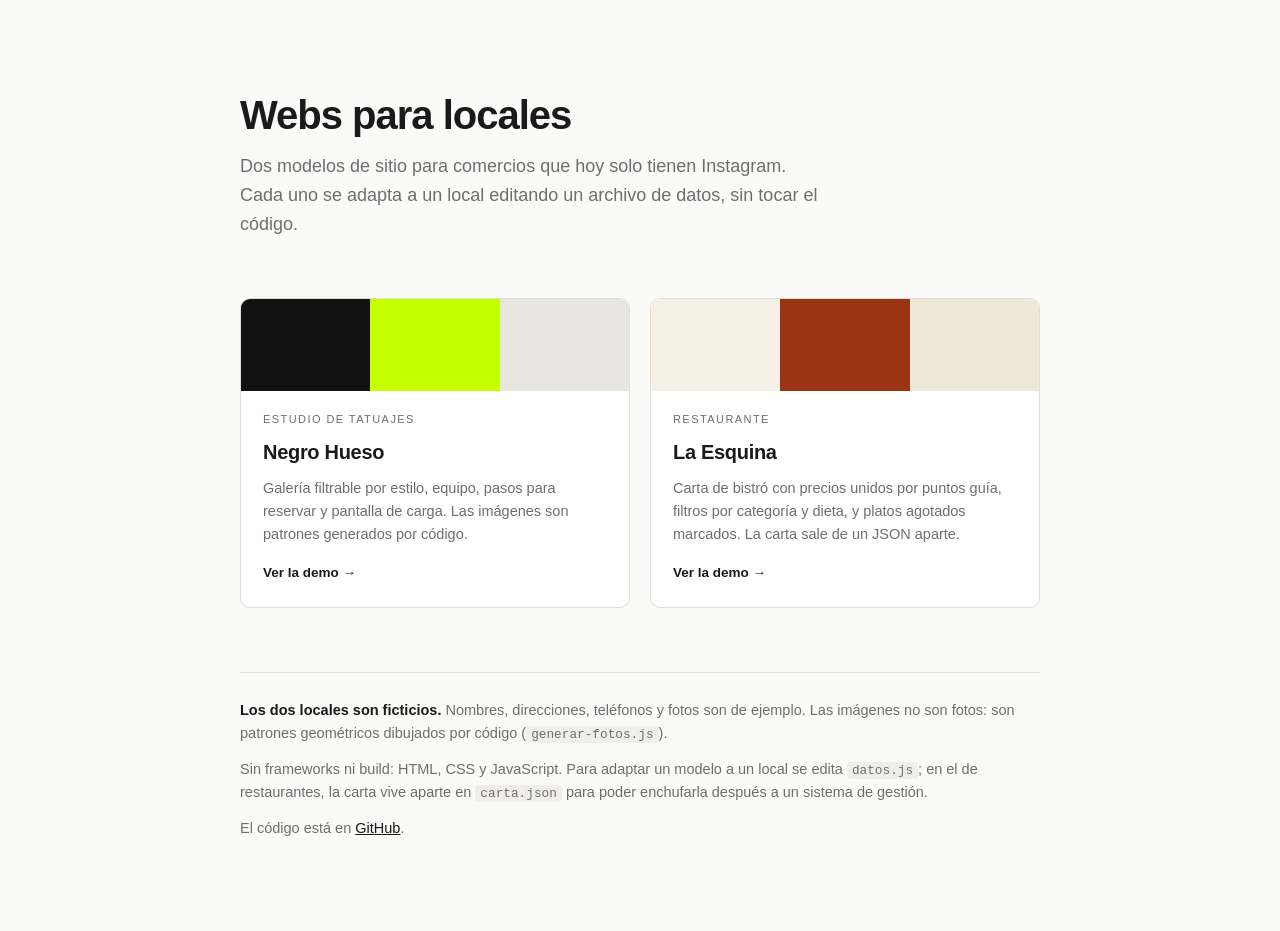
<file: index.html>
<!doctype html>
<html lang="es">
<head>
<meta charset="utf-8">
<meta name="viewport" content="width=device-width, initial-scale=1">
<title>Webs para locales — demos</title>
<meta name="description" content="Dos modelos de sitio web para comercios: estudio de tatuajes y restaurante. Demos navegables.">
<style>
  :root {
    --tinta: #1a1a1a;
    --papel: #fafaf8;
    --gris:  #6e6e6e;
    --linea: #e0ded8;
  }

  * { box-sizing: border-box; margin: 0; padding: 0; }

  body {
    font-family: "Segoe UI", Roboto, Helvetica, Arial, sans-serif;
    background: var(--papel);
    color: var(--tinta);
    line-height: 1.6;
    -webkit-font-smoothing: antialiased;
  }

  .envoltorio {
    max-width: 880px;
    margin: 0 auto;
    padding: clamp(44px, 9vw, 92px) clamp(20px, 5vw, 40px);
  }

  header { margin-bottom: clamp(38px, 6vw, 60px); }

  h1 {
    font-size: clamp(28px, 5vw, 40px);
    font-weight: 600;
    letter-spacing: -.025em;
    line-height: 1.15;
    margin-bottom: 14px;
  }

  .bajada {
    font-size: clamp(16px, 2.2vw, 18px);
    color: var(--gris);
    max-width: 58ch;
  }

  .demos {
    display: grid;
    grid-template-columns: repeat(auto-fit, minmax(290px, 1fr));
    gap: 20px;
    margin-bottom: clamp(40px, 6vw, 64px);
  }

  .demo {
    display: block;
    color: inherit;              /* si no, los titulos salen azules */
    text-decoration: none;
    border: 1px solid var(--linea);
    border-radius: 10px;
    overflow: hidden;
    background: #fff;
    transition: transform .18s ease, box-shadow .18s ease;
  }
  .demo:hover {
    transform: translateY(-3px);
    box-shadow: 0 10px 28px rgba(0,0,0,.09);
  }

  /* la muestra de color de cada demo, para que se vean distintas
     de un vistazo sin tener que entrar */
  .demo-tira { height: 92px; display: flex; }
  .demo-tira span { flex: 1; }

  .demo-cuerpo { padding: 20px 22px 24px; }

  .demo-et {
    font-size: 11px;
    letter-spacing: .13em;
    text-transform: uppercase;
    color: var(--gris);
    margin-bottom: 7px;
  }

  .demo-titulo {
    font-size: 20px;
    font-weight: 600;
    letter-spacing: -.015em;
    margin-bottom: 9px;
  }

  .demo-desc { font-size: 14.5px; color: var(--gris); margin-bottom: 15px; }

  .demo-ver {
    font-size: 13.5px;
    font-weight: 600;
    color: var(--tinta);
  }

  .nota {
    border-top: 1px solid var(--linea);
    padding-top: 26px;
    font-size: 14.5px;
    color: var(--gris);
  }
  .nota p + p { margin-top: 12px; }
  .nota strong { color: var(--tinta); font-weight: 600; }
  .nota a { color: var(--tinta); }

  code {
    font-family: ui-monospace, "SF Mono", Menlo, Consolas, monospace;
    font-size: .88em;
    background: #efeee9;
    padding: 1px 5px;
    border-radius: 4px;
  }

  @media (prefers-color-scheme: dark) {
    :root:not([data-theme="light"]) {
      --tinta: #ececec;
      --papel: #141414;
      --gris:  #9a9a9a;
      --linea: #2e2e2e;
    }
    :root:not([data-theme="light"]) .demo { background: #1c1c1c; }
    :root:not([data-theme="light"]) code { background: #262626; }
  }
  :root[data-theme="dark"] {
    --tinta: #ececec;
    --papel: #141414;
    --gris:  #9a9a9a;
    --linea: #2e2e2e;
  }
  :root[data-theme="dark"] .demo { background: #1c1c1c; }
  :root[data-theme="dark"] code { background: #262626; }
</style>
</head>
<body>

<div class="envoltorio">

  <header>
    <h1>Webs para locales</h1>
    <p class="bajada">
      Dos modelos de sitio para comercios que hoy solo tienen Instagram.
      Cada uno se adapta a un local editando un archivo de datos, sin tocar
      el código.
    </p>
  </header>

  <div class="demos">

    <a class="demo" href="demos/estudio-demo/">
      <div class="demo-tira">
        <span style="background:#111"></span>
        <span style="background:#C6FF00"></span>
        <span style="background:#e8e6e1"></span>
      </div>
      <div class="demo-cuerpo">
        <p class="demo-et">Estudio de tatuajes</p>
        <p class="demo-titulo">Negro Hueso</p>
        <p class="demo-desc">
          Galería filtrable por estilo, equipo, pasos para reservar y
          pantalla de carga. Las imágenes son patrones generados por código.
        </p>
        <p class="demo-ver">Ver la demo →</p>
      </div>
    </a>

    <a class="demo" href="demos/resto-demo/">
      <div class="demo-tira">
        <span style="background:#f5f0e6"></span>
        <span style="background:#9A3412"></span>
        <span style="background:#efe8da"></span>
      </div>
      <div class="demo-cuerpo">
        <p class="demo-et">Restaurante</p>
        <p class="demo-titulo">La Esquina</p>
        <p class="demo-desc">
          Carta de bistró con precios unidos por puntos guía, filtros por
          categoría y dieta, y platos agotados marcados. La carta sale de
          un JSON aparte.
        </p>
        <p class="demo-ver">Ver la demo →</p>
      </div>
    </a>

  </div>

  <div class="nota">
    <p>
      <strong>Los dos locales son ficticios.</strong> Nombres, direcciones,
      teléfonos y fotos son de ejemplo. Las imágenes no son fotos: son
      patrones geométricos dibujados por código
      (<code>generar-fotos.js</code>).
    </p>
    <p>
      Sin frameworks ni build: HTML, CSS y JavaScript. Para adaptar un
      modelo a un local se edita <code>datos.js</code>; en el de
      restaurantes, la carta vive aparte en <code>carta.json</code> para
      poder enchufarla después a un sistema de gestión.
    </p>
    <p>
      El código está en
      <a href="https://github.com/Daniel1603G/portfolio-webs">GitHub</a>.
    </p>
  </div>

</div>

</body>
</html>
</file>
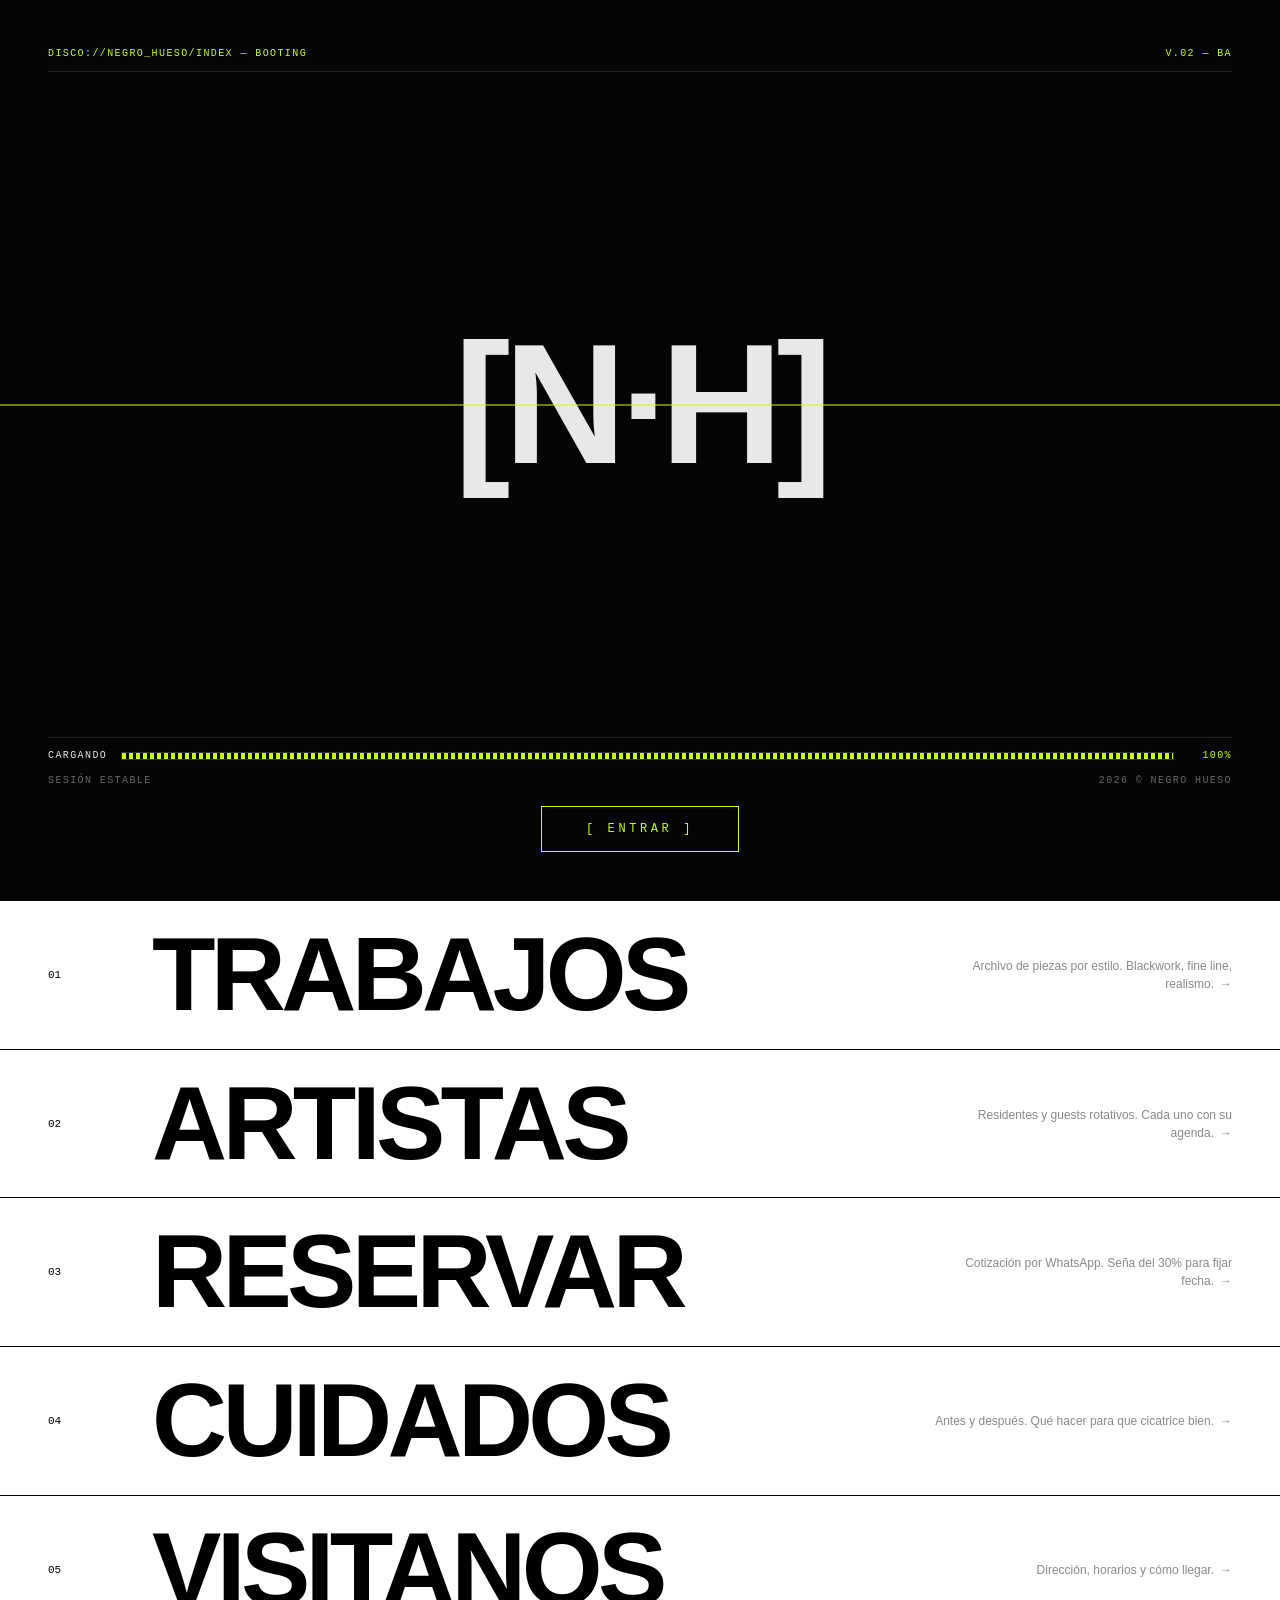
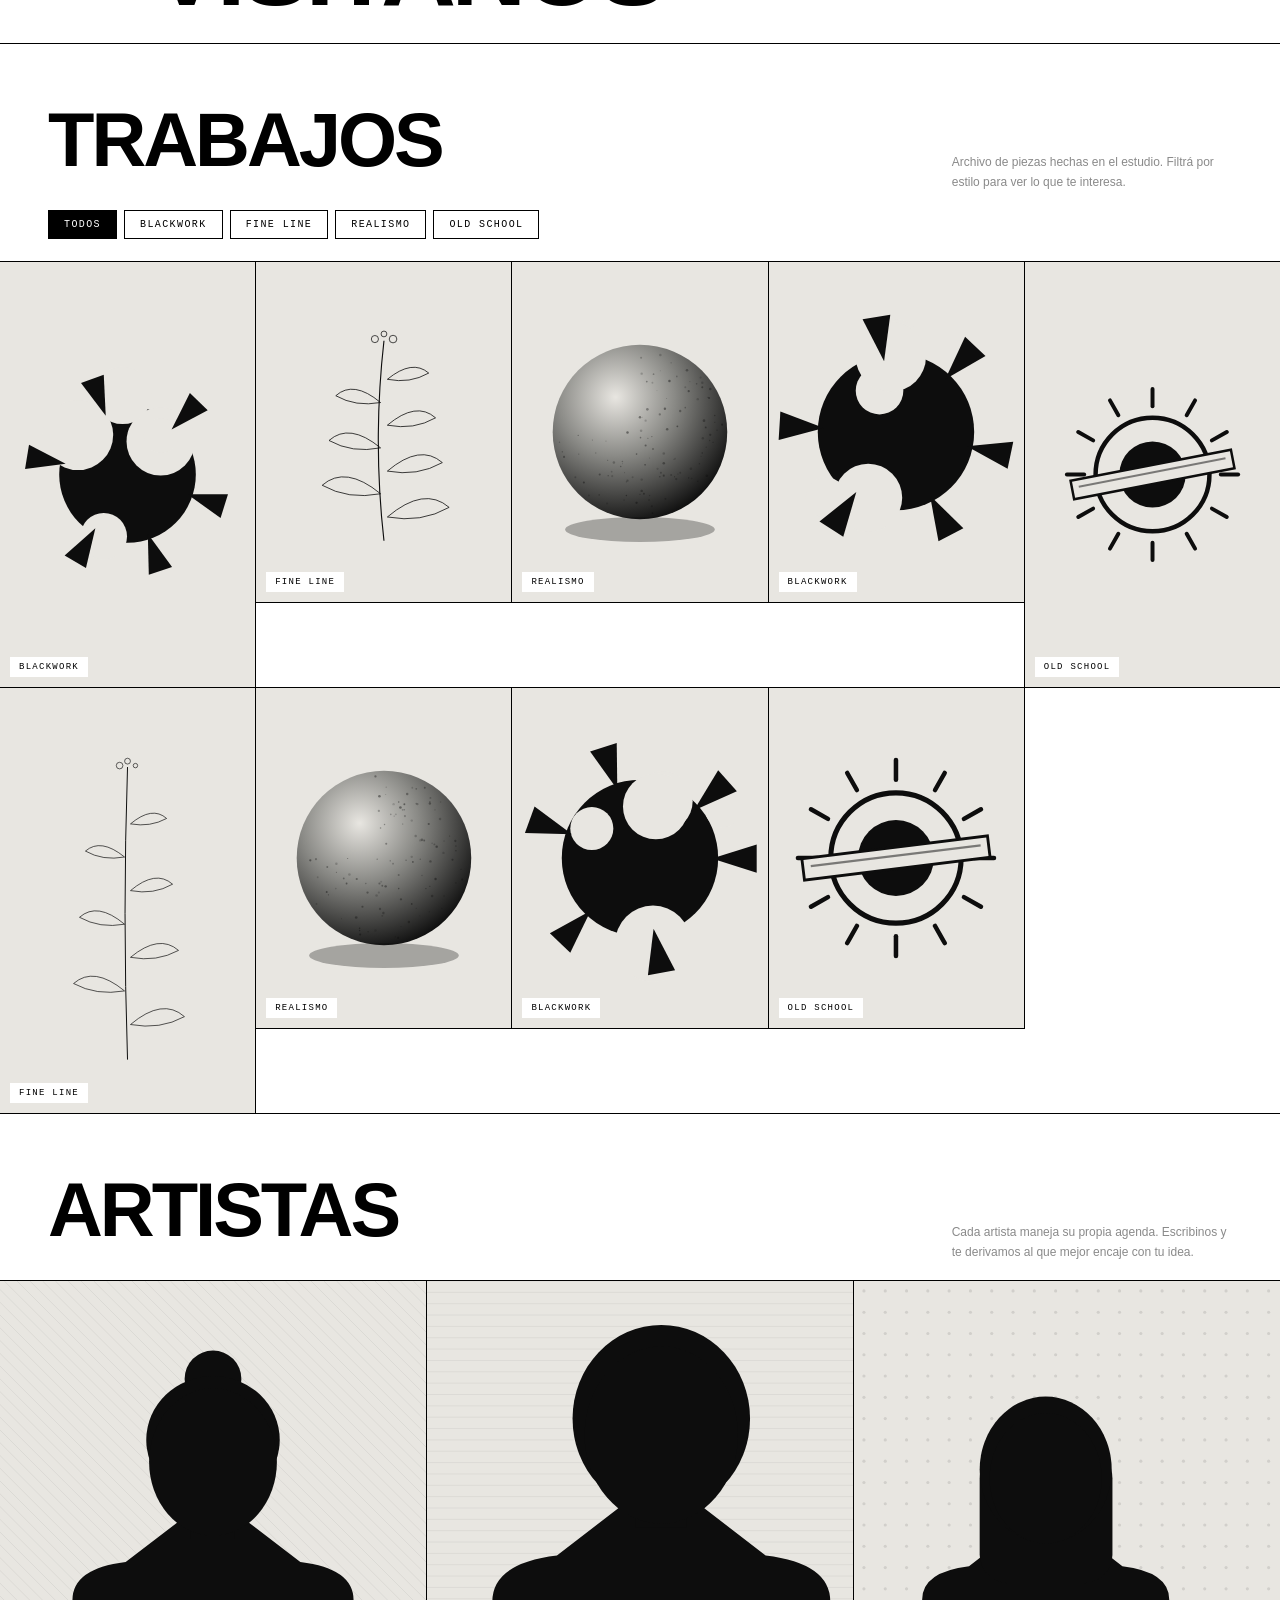
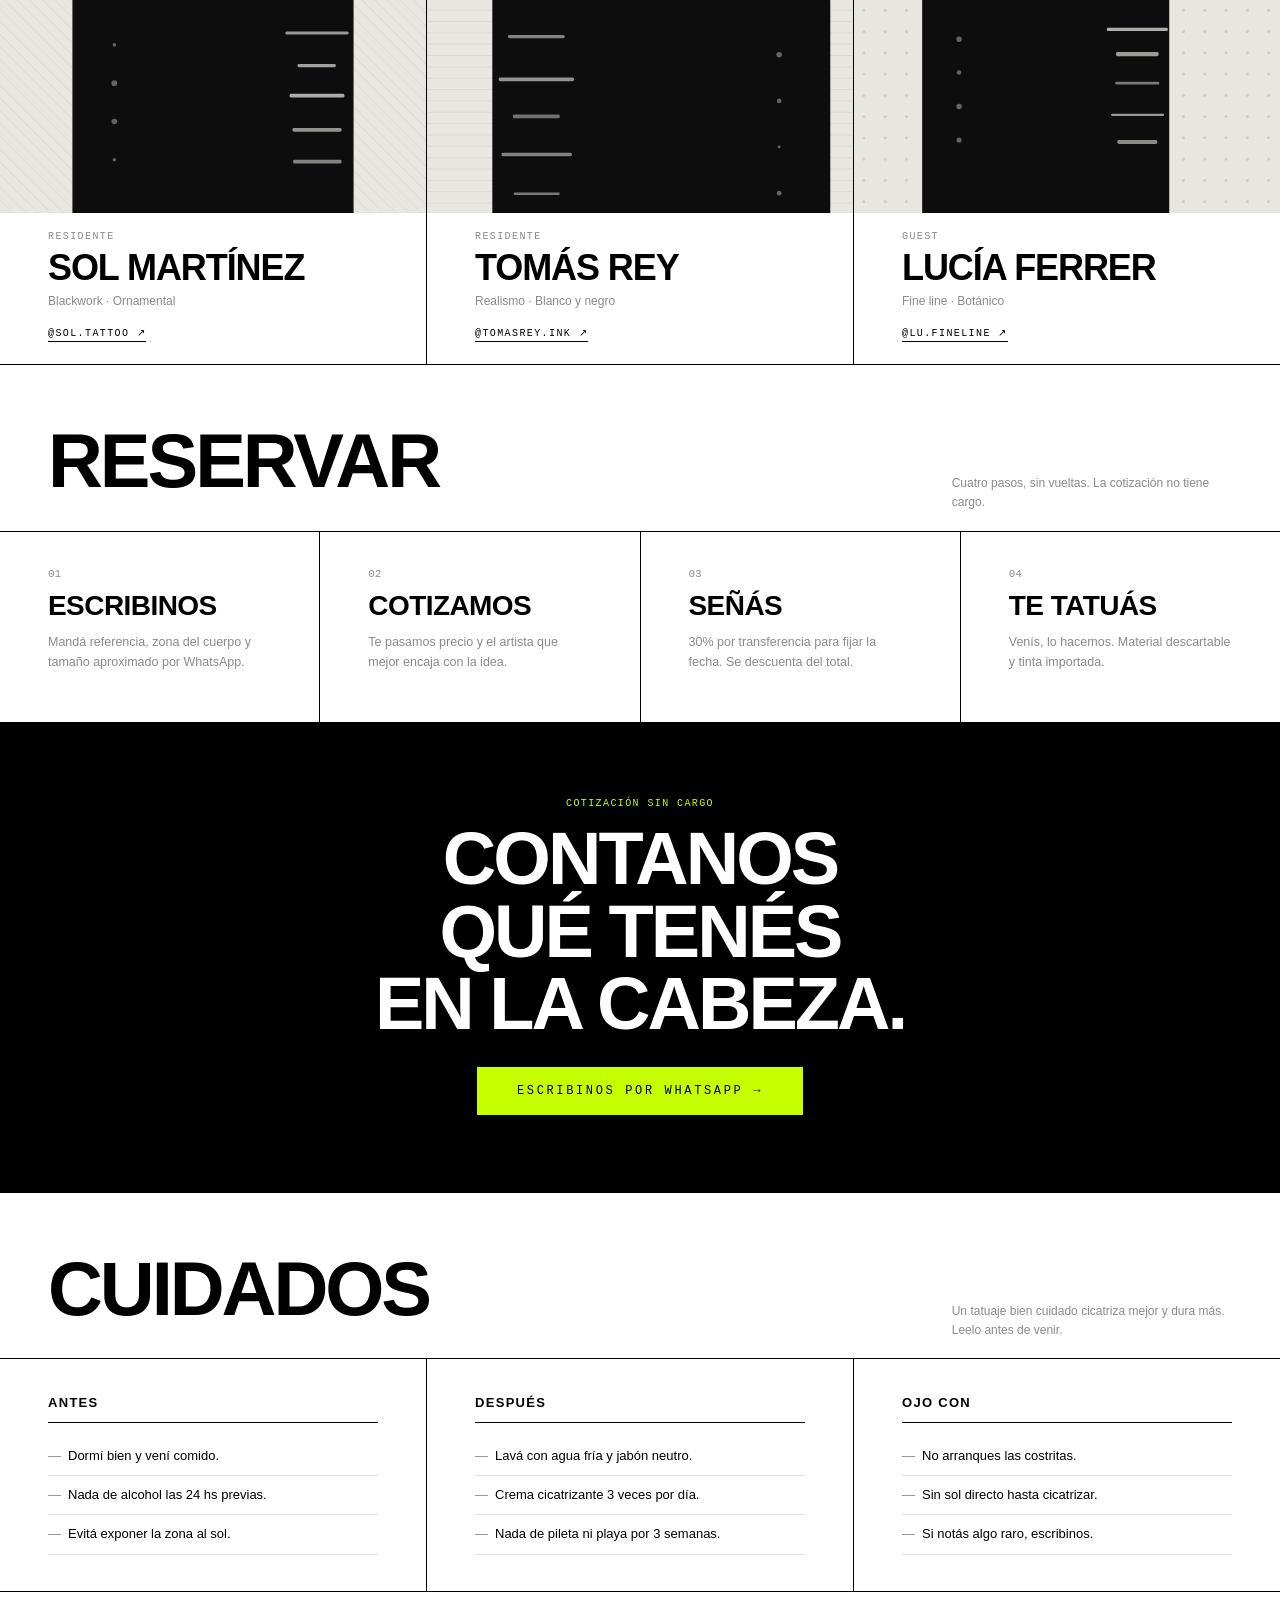
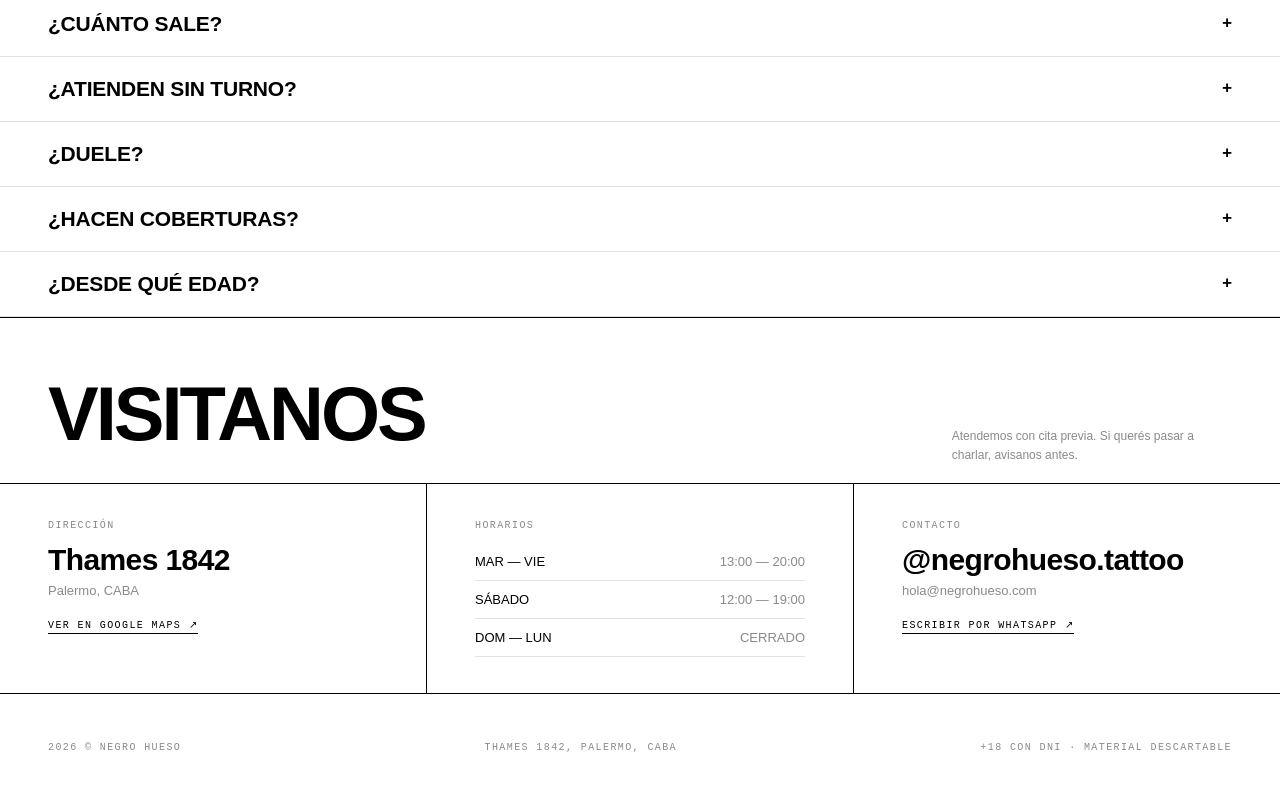
<file: demos/estudio-demo/index.html>
<!doctype html>
<html lang="es">
<head>
<meta charset="utf-8">
<meta name="viewport" content="width=device-width, initial-scale=1">
<title>Negro Hueso</title>
<meta name="description" content="Estudio de tatuajes en Buenos Aires. Cita previa, cotización por WhatsApp.">
<link rel="stylesheet" href="estilo.css">
</head>
<body class="bloqueado">

<!-- ============ INTRO ============ -->
<div id="intro">
  <div class="intro-top micro">
    <span id="intro-ruta"></span>
    <span id="intro-ver"></span>
  </div>

  <div class="intro-centro">
    <div class="intro-logo" id="intro-logo"></div>
  </div>

  <div class="intro-bot">
    <div class="barra-fila micro">
      <span>CARGANDO</span>
      <div class="barra-track"><div class="barra-fill" id="fill"></div></div>
      <span id="pct">0%</span>
    </div>
    <div class="intro-meta micro">
      <span id="intro-estado"></span>
      <span id="intro-anio"></span>
    </div>
    <button id="entrar">[ ENTRAR ]</button>
  </div>
</div>

<!-- ============ BARRA ============ -->
<header>
  <button class="btn-menu" id="abrir-menu">☰ MENU</button>
  <a href="#top" class="logo" id="logo-barra"></a>
  <a class="btn-wsp-top" id="wsp-barra" target="_blank" rel="noopener">RESERVAR</a>
</header>

<!-- ============ MENU ============ -->
<nav id="menu">
  <div class="menu-top">
    <button class="btn-menu" id="cerrar-menu">CERRAR ✕</button>
  </div>
  <div class="menu-lista" id="menu-lista"></div>
  <div class="menu-pie micro" id="menu-pie"></div>
</nav>

<main id="top">

  <!-- ============ HERO ============ -->
  <div class="hero">
    <div class="hero-foto" id="hero-foto"><div class="ph">FOTO DEL ESTUDIO</div></div>
    <div class="hero-fila arriba micro">
      <span id="hero-bajada"></span>
      <span class="der" id="hero-ciudad"></span>
    </div>
    <h1 class="hero-logo" id="hero-logo"></h1>
    <div class="hero-fila abajo micro">
      <span id="hero-dir"></span>
      <span class="der">SCROLL ↓</span>
    </div>
  </div>

  <!-- ============ INDICE ============ -->
  <div class="indice" id="indice"></div>

  <!-- ============ TRABAJOS ============ -->
  <section id="trabajos">
    <div class="sec-head revelar">
      <h2 class="sec-titulo">TRABAJOS</h2>
      <p class="sec-nota">Archivo de piezas hechas en el estudio. Filtrá por estilo para ver lo que te interesa.</p>
    </div>
    <div class="filtros" id="filtros"></div>
    <div class="grilla" id="grilla"></div>
  </section>

  <!-- ============ ARTISTAS ============ -->
  <section id="artistas">
    <div class="sec-head revelar">
      <h2 class="sec-titulo">ARTISTAS</h2>
      <p class="sec-nota">Cada artista maneja su propia agenda. Escribinos y te derivamos al que mejor encaje con tu idea.</p>
    </div>
    <div class="artistas" id="lista-artistas"></div>
  </section>

  <!-- ============ RESERVAR ============ -->
  <section id="reservar">
    <div class="sec-head revelar">
      <h2 class="sec-titulo">RESERVAR</h2>
      <p class="sec-nota">Cuatro pasos, sin vueltas. La cotización no tiene cargo.</p>
    </div>
    <div class="pasos" id="pasos"></div>
    <div class="cta">
      <p class="cta-chico micro">COTIZACIÓN SIN CARGO</p>
      <p class="cta-grande">CONTANOS<br>QUÉ TENÉS<br>EN LA CABEZA.</p>
      <a class="cta-btn" id="cta-wsp" target="_blank" rel="noopener">ESCRIBINOS POR WHATSAPP →</a>
    </div>
  </section>

  <!-- ============ CUIDADOS ============ -->
  <section id="cuidados">
    <div class="sec-head revelar">
      <h2 class="sec-titulo">CUIDADOS</h2>
      <p class="sec-nota">Un tatuaje bien cuidado cicatriza mejor y dura más. Leelo antes de venir.</p>
    </div>
    <div class="cuidados" id="lista-cuidados"></div>
    <div class="faq" id="faq"></div>
  </section>

  <!-- ============ VISITANOS ============ -->
  <section id="visitanos">
    <div class="sec-head revelar">
      <h2 class="sec-titulo">VISITANOS</h2>
      <p class="sec-nota">Atendemos con cita previa. Si querés pasar a charlar, avisanos antes.</p>
    </div>
    <div class="visita">
      <div class="visita-col">
        <p class="visita-et micro">DIRECCIÓN</p>
        <p class="visita-dato" id="v-dir"></p>
        <p class="visita-sub" id="v-barrio"></p>
        <a class="visita-link micro" id="v-mapa" target="_blank" rel="noopener">VER EN GOOGLE MAPS ↗</a>
      </div>
      <div class="visita-col">
        <p class="visita-et micro">HORARIOS</p>
        <div id="v-horarios"></div>
      </div>
      <div class="visita-col">
        <p class="visita-et micro">CONTACTO</p>
        <p class="visita-dato" id="v-ig"></p>
        <p class="visita-sub" id="v-mail"></p>
        <a class="visita-link micro" id="v-wsp" target="_blank" rel="noopener">ESCRIBIR POR WHATSAPP ↗</a>
      </div>
    </div>
  </section>

  <footer class="micro" id="pie"></footer>
</main>

<a class="wsp-flota" id="wsp-flota" target="_blank" rel="noopener">WHATSAPP →</a>

<script src="datos.js"></script>
<script src="app.js"></script>
</body>
</html>
</file>
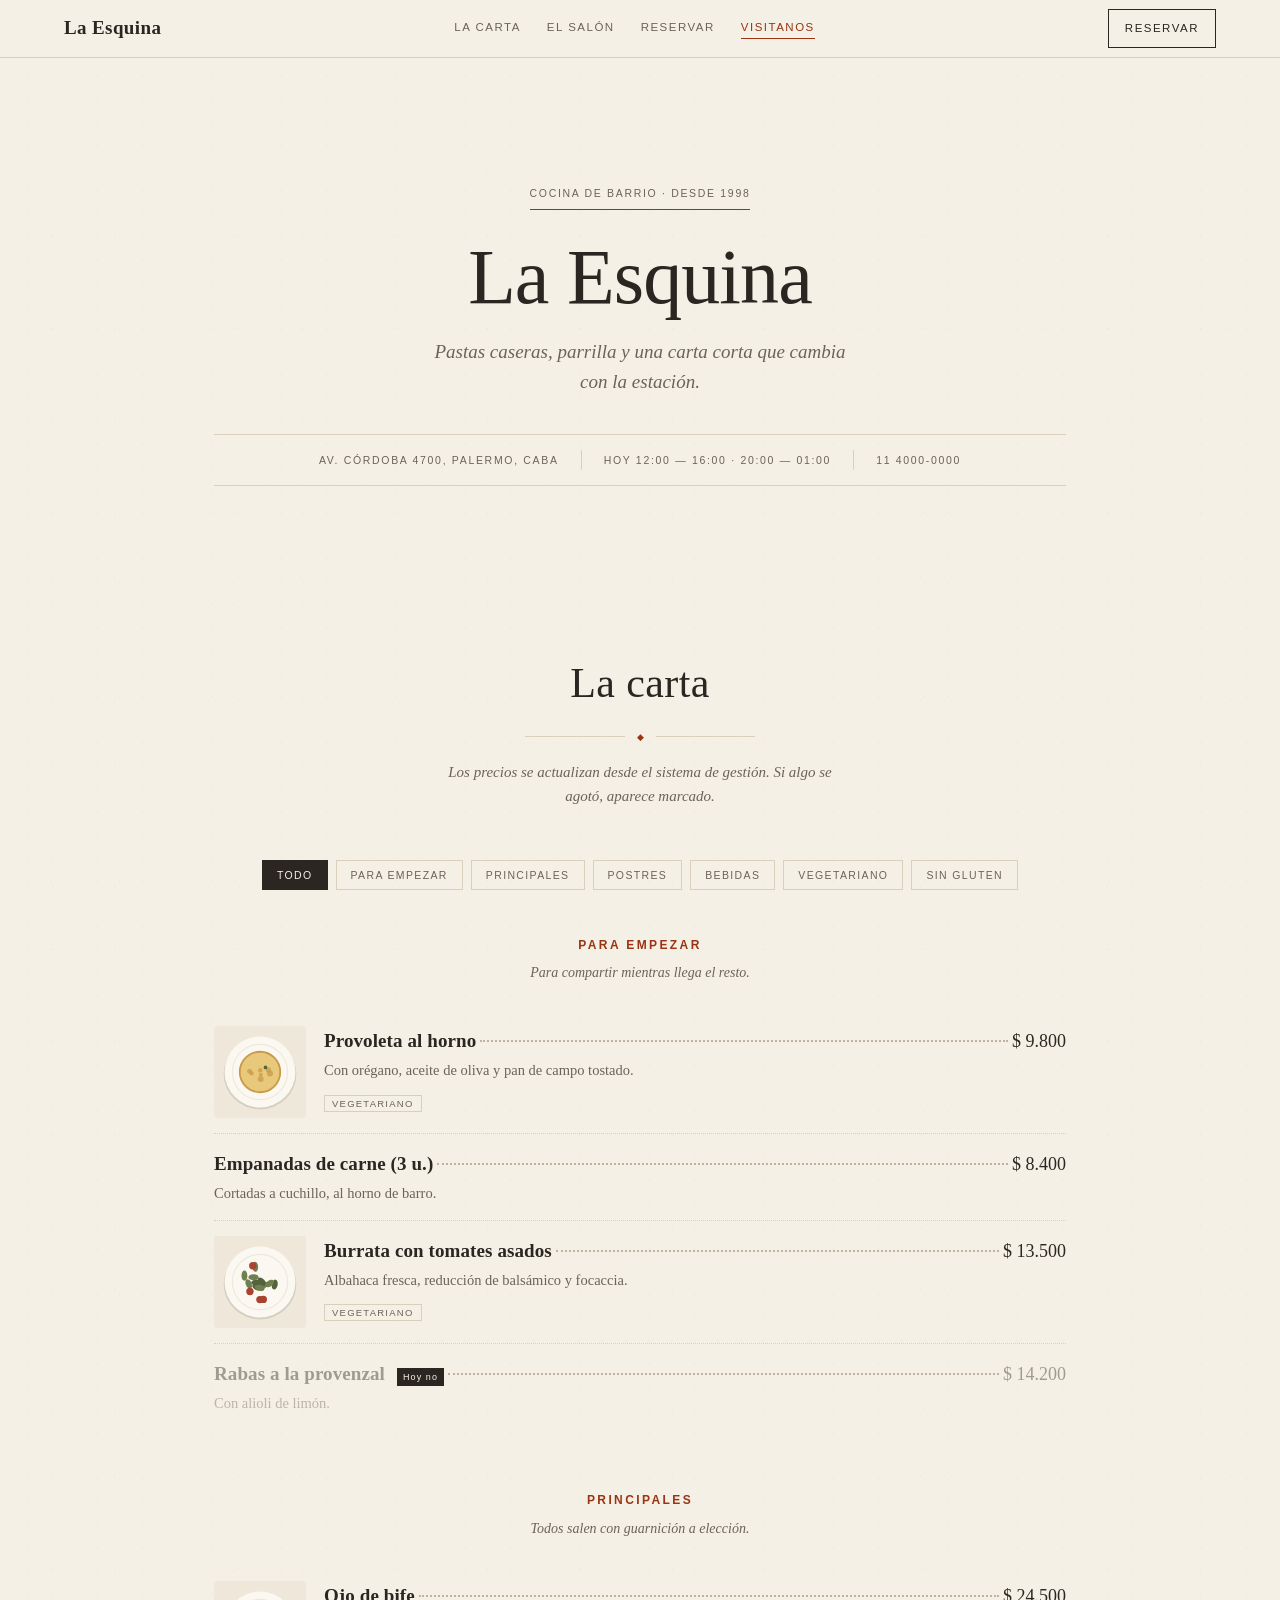
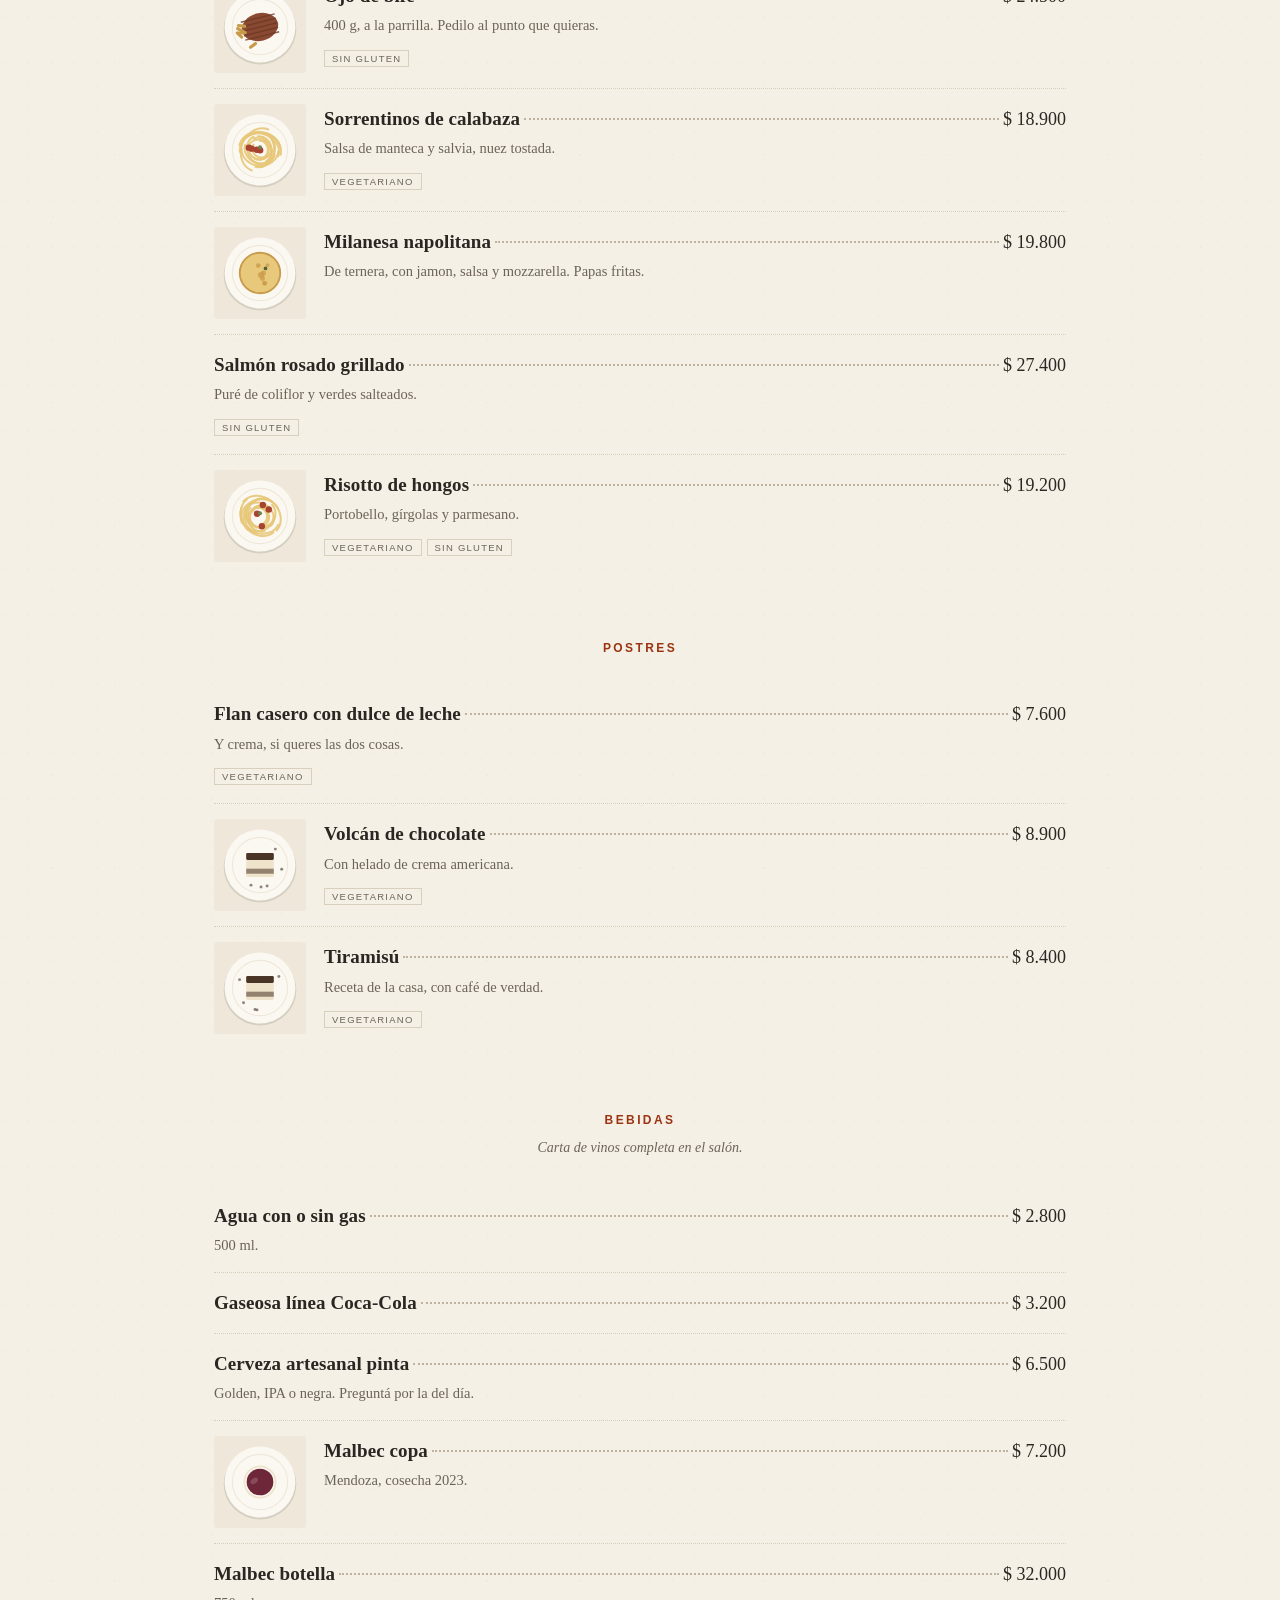
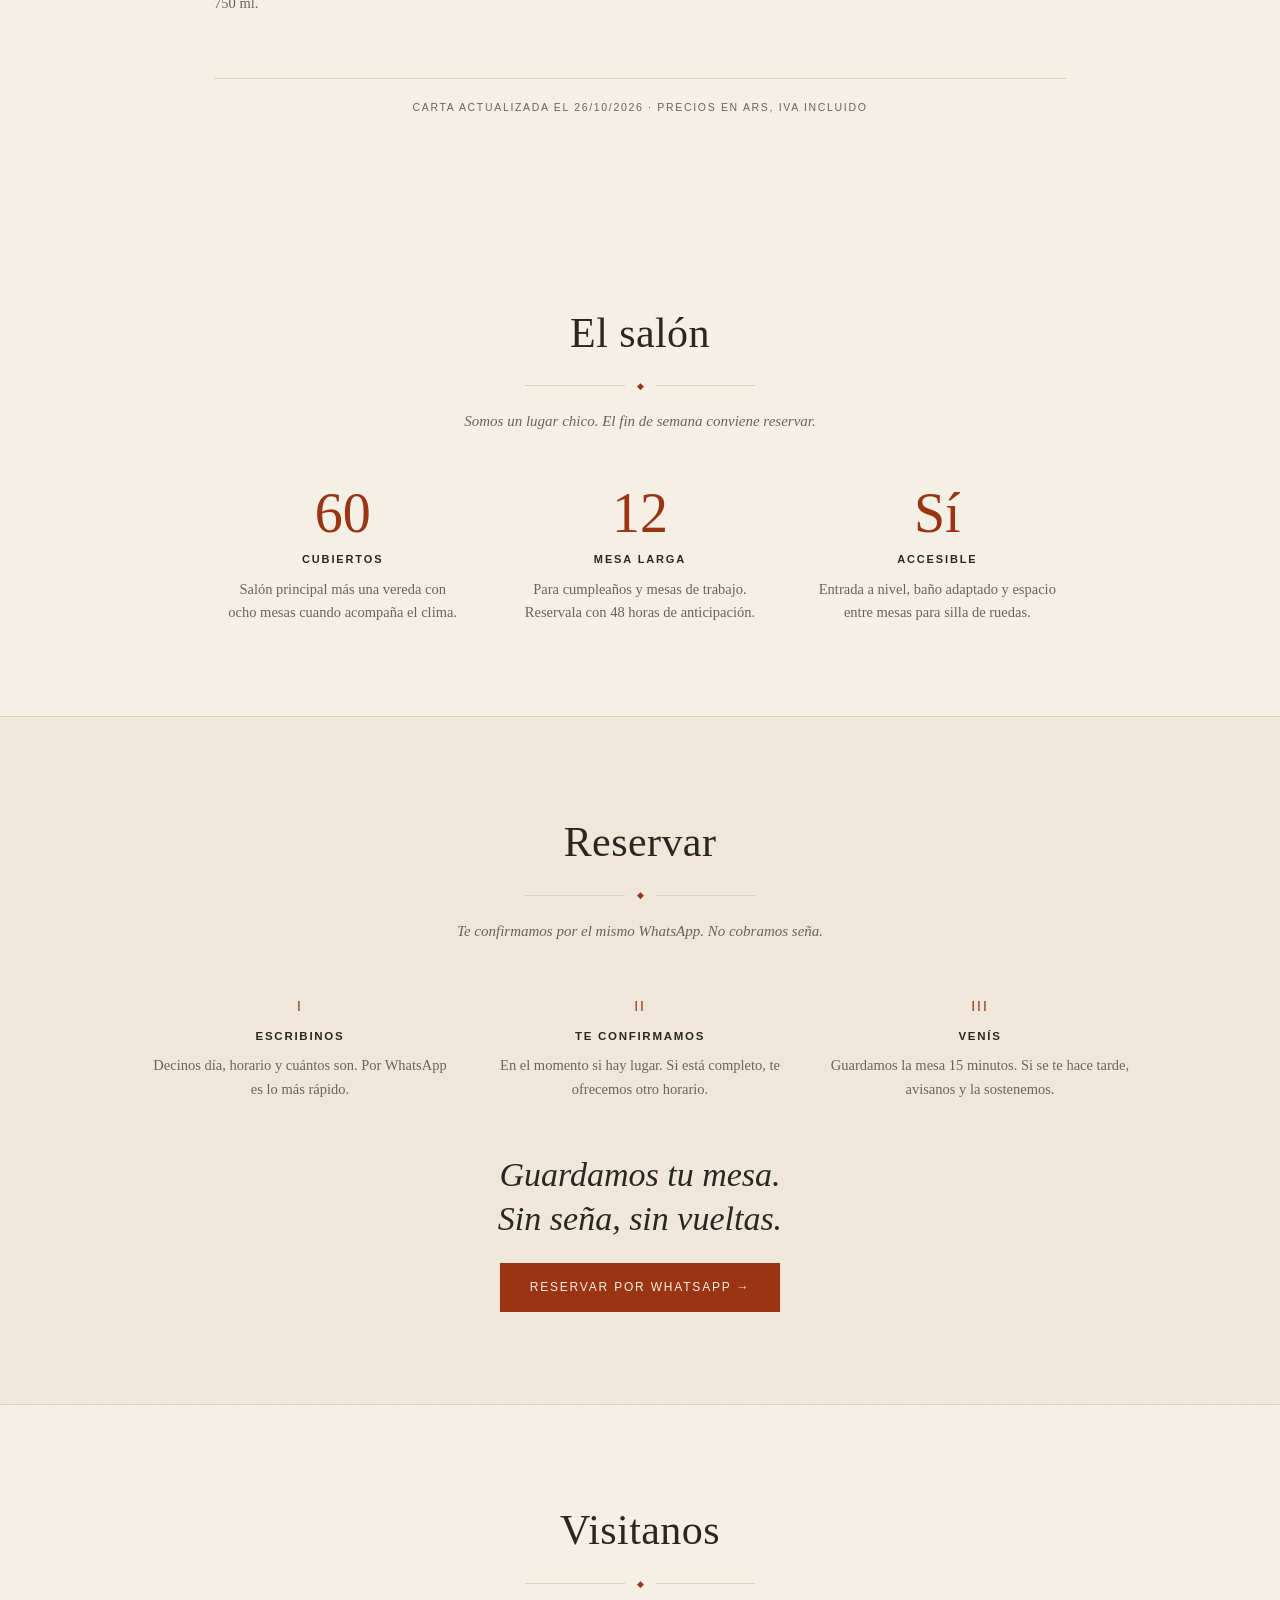
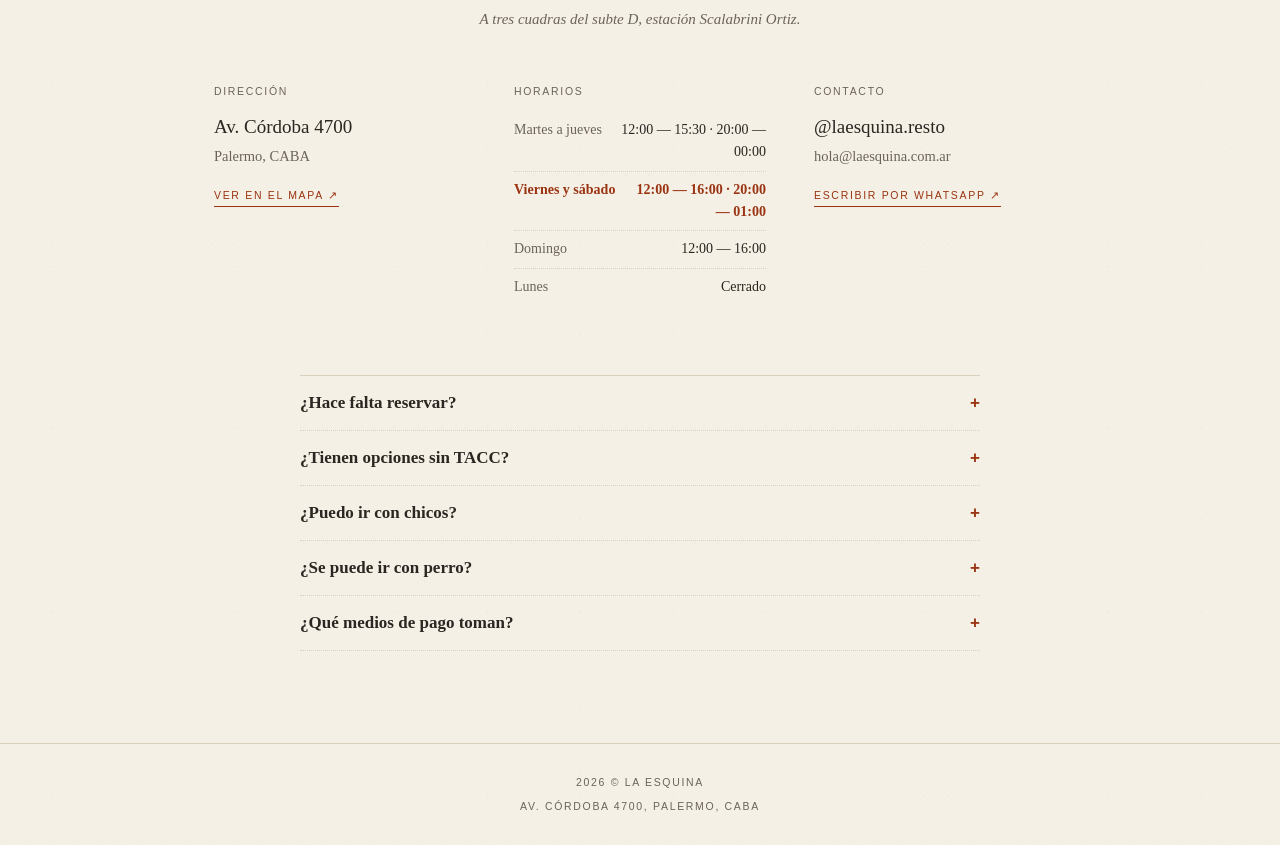
<file: demos/resto-demo/index.html>
<!doctype html>
<html lang="es">
<head>
<meta charset="utf-8">
<meta name="viewport" content="width=device-width, initial-scale=1">
<title>Restaurante</title>
<meta name="description" content="Carta, horarios y reservas. Restaurante en Buenos Aires.">
<link rel="stylesheet" href="estilo.css">
</head>
<body>

<!-- ============ BARRA ============ -->
<header>
  <a href="#top" class="marca" id="marca"></a>
  <nav class="nav-secciones" id="nav-secciones"></nav>
  <a class="btn-reservar" id="btn-reservar" target="_blank" rel="noopener">Reservar</a>
</header>

<main id="top">

  <!-- ============ PORTADA ============ -->
  <div class="portada">
    <p class="portada-et micro" id="portada-et"></p>
    <h1 class="portada-nombre" id="portada-nombre"></h1>
    <p class="portada-bajada" id="portada-bajada"></p>

    <div class="portada-datos">
      <p class="portada-dato micro" id="pd-dir"></p>
      <p class="portada-dato micro" id="pd-hoy"></p>
      <p class="portada-dato micro" id="pd-tel"></p>
    </div>
  </div>

  <div class="portada-foto">
    <div id="portada-foto"></div>
  </div>

  <!-- ============ CARTA ============ -->
  <section id="carta">
    <div class="sec-head revelar">
      <h2 class="sec-titulo">La carta</h2>
      <div class="filete"><span>◆</span></div>
      <p class="sec-nota" id="nota-carta"></p>
    </div>
    <div class="filtros" id="filtros"></div>
    <div id="lista-carta"></div>
    <p class="carta-pie micro" id="carta-pie"></p>
  </section>

  <!-- ============ SALON ============ -->
  <section id="salon">
    <div class="sec-head revelar">
      <h2 class="sec-titulo">El salón</h2>
      <div class="filete"><span>◆</span></div>
      <p class="sec-nota" id="nota-salon"></p>
    </div>
    <div class="salon" id="lista-salon"></div>
  </section>

  <!-- ============ RESERVAR ============ -->
  <section id="reservar" class="franja">
    <div class="sec-head revelar">
      <h2 class="sec-titulo">Reservar</h2>
      <div class="filete"><span>◆</span></div>
      <p class="sec-nota" id="nota-reservar"></p>
    </div>
    <div class="pasos" id="pasos"></div>
    <div class="cta revelar">
      <p class="cta-grande" id="cta-texto"></p>
      <a class="cta-btn" id="cta-btn" target="_blank" rel="noopener"></a>
    </div>
  </section>

  <!-- ============ VISITANOS ============ -->
  <section id="visitanos">
    <div class="sec-head revelar">
      <h2 class="sec-titulo">Visitanos</h2>
      <div class="filete"><span>◆</span></div>
      <p class="sec-nota" id="nota-visitanos"></p>
    </div>

    <div class="visita revelar">
      <div class="visita-col">
        <p class="visita-et micro">Dirección</p>
        <p class="visita-dato" id="v-dir"></p>
        <p class="visita-sub" id="v-barrio"></p>
        <a class="visita-link micro" id="v-mapa" target="_blank" rel="noopener">Ver en el mapa ↗</a>
      </div>
      <div class="visita-col">
        <p class="visita-et micro">Horarios</p>
        <div id="v-horarios"></div>
      </div>
      <div class="visita-col">
        <p class="visita-et micro">Contacto</p>
        <p class="visita-dato" id="v-ig"></p>
        <p class="visita-sub" id="v-mail"></p>
        <a class="visita-link micro" id="v-wsp" target="_blank" rel="noopener">Escribir por WhatsApp ↗</a>
      </div>
    </div>

    <div class="faq" id="faq"></div>
  </section>

  <footer>
    <p class="micro" id="pie-nombre"></p>
    <p class="micro" id="pie-dir"></p>
  </footer>
</main>

<a class="reservar-flota" id="reservar-flota" target="_blank" rel="noopener">Reservar una mesa</a>

<script src="datos.js"></script>
<script src="app.js"></script>
</body>
</html>
</file>
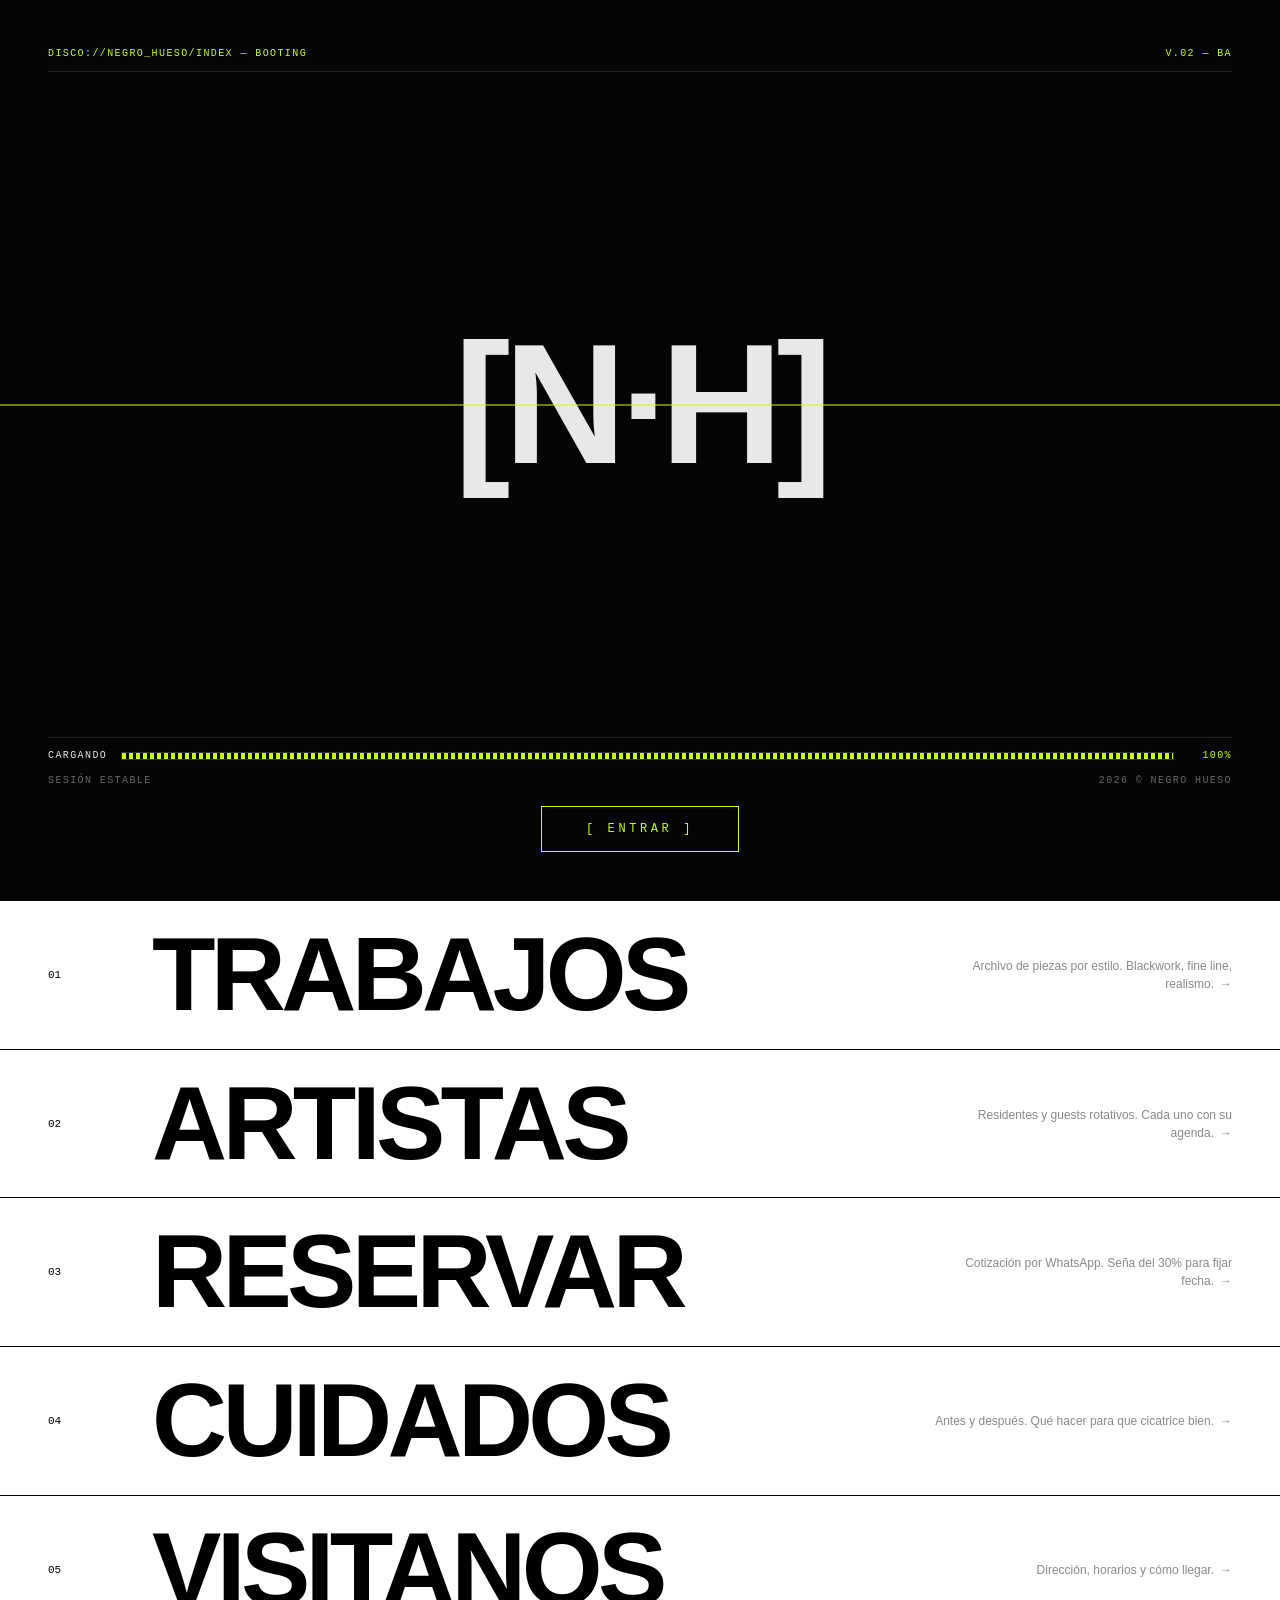
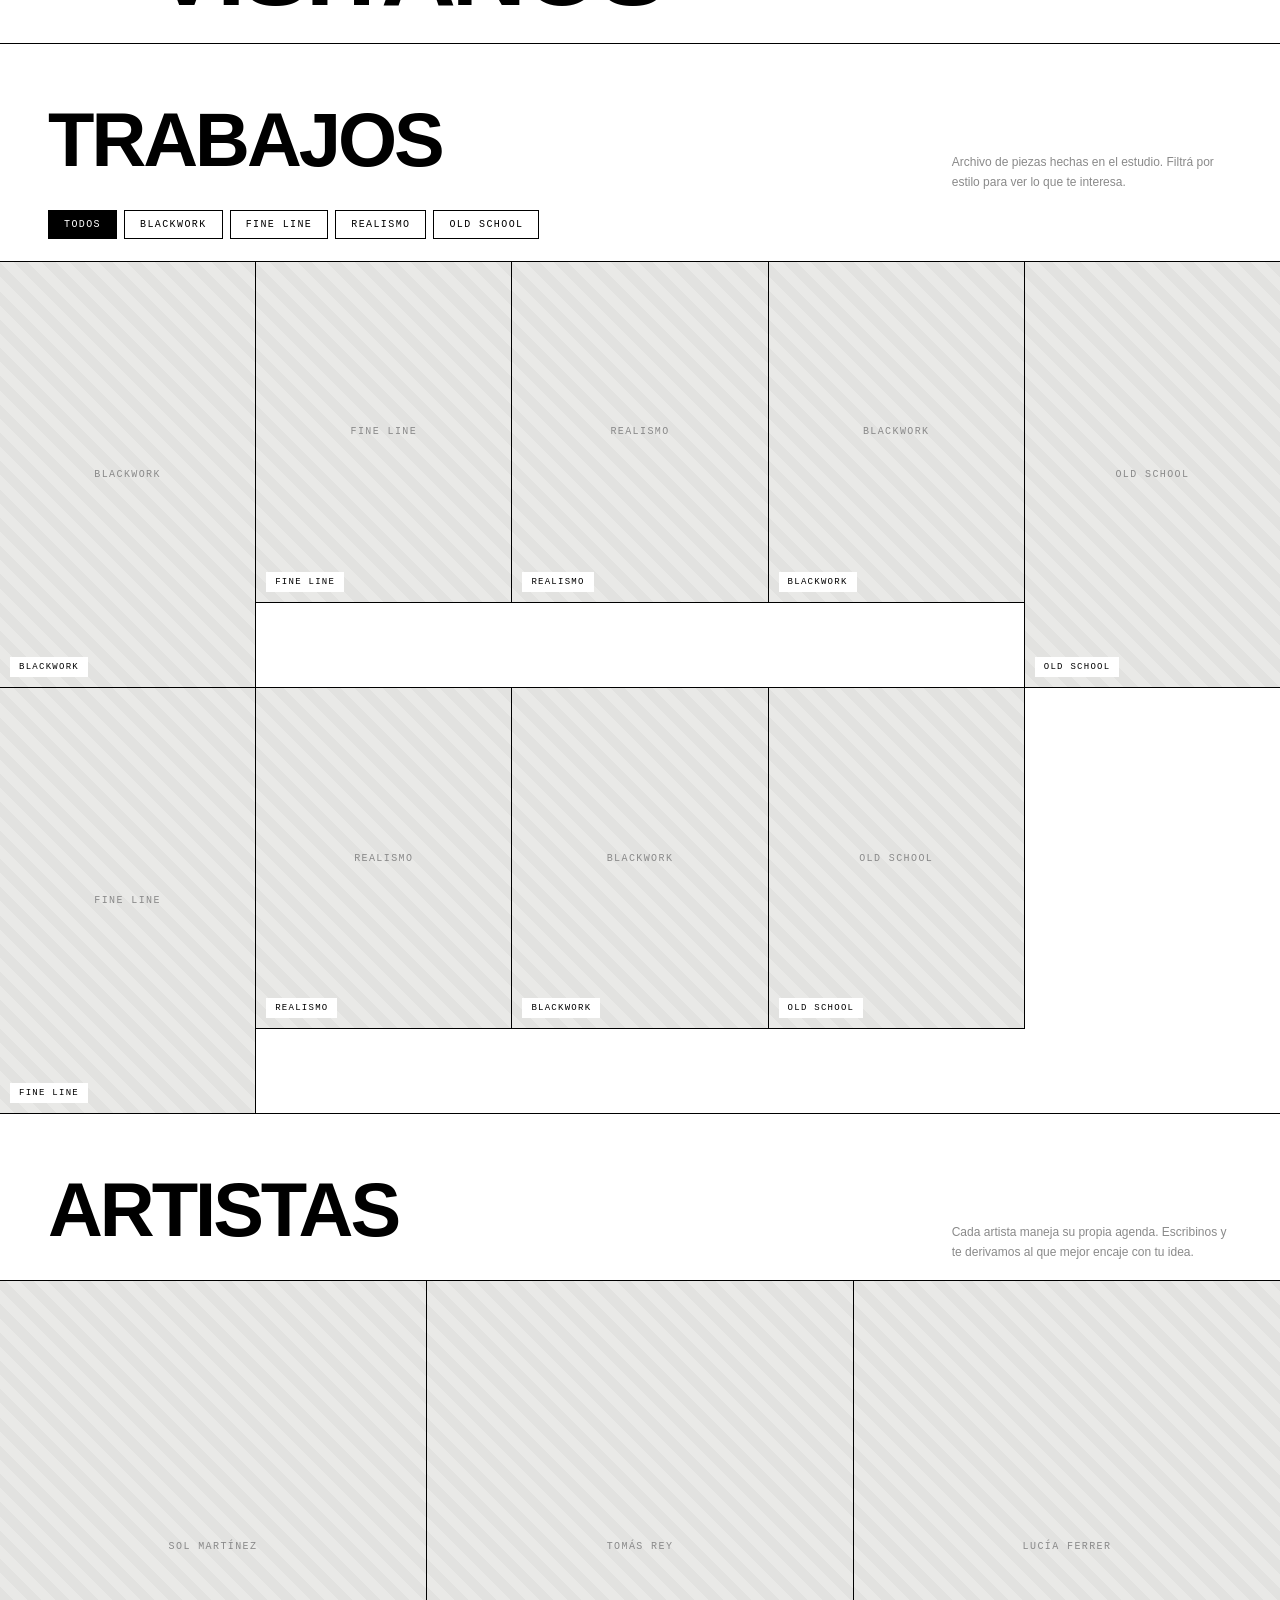
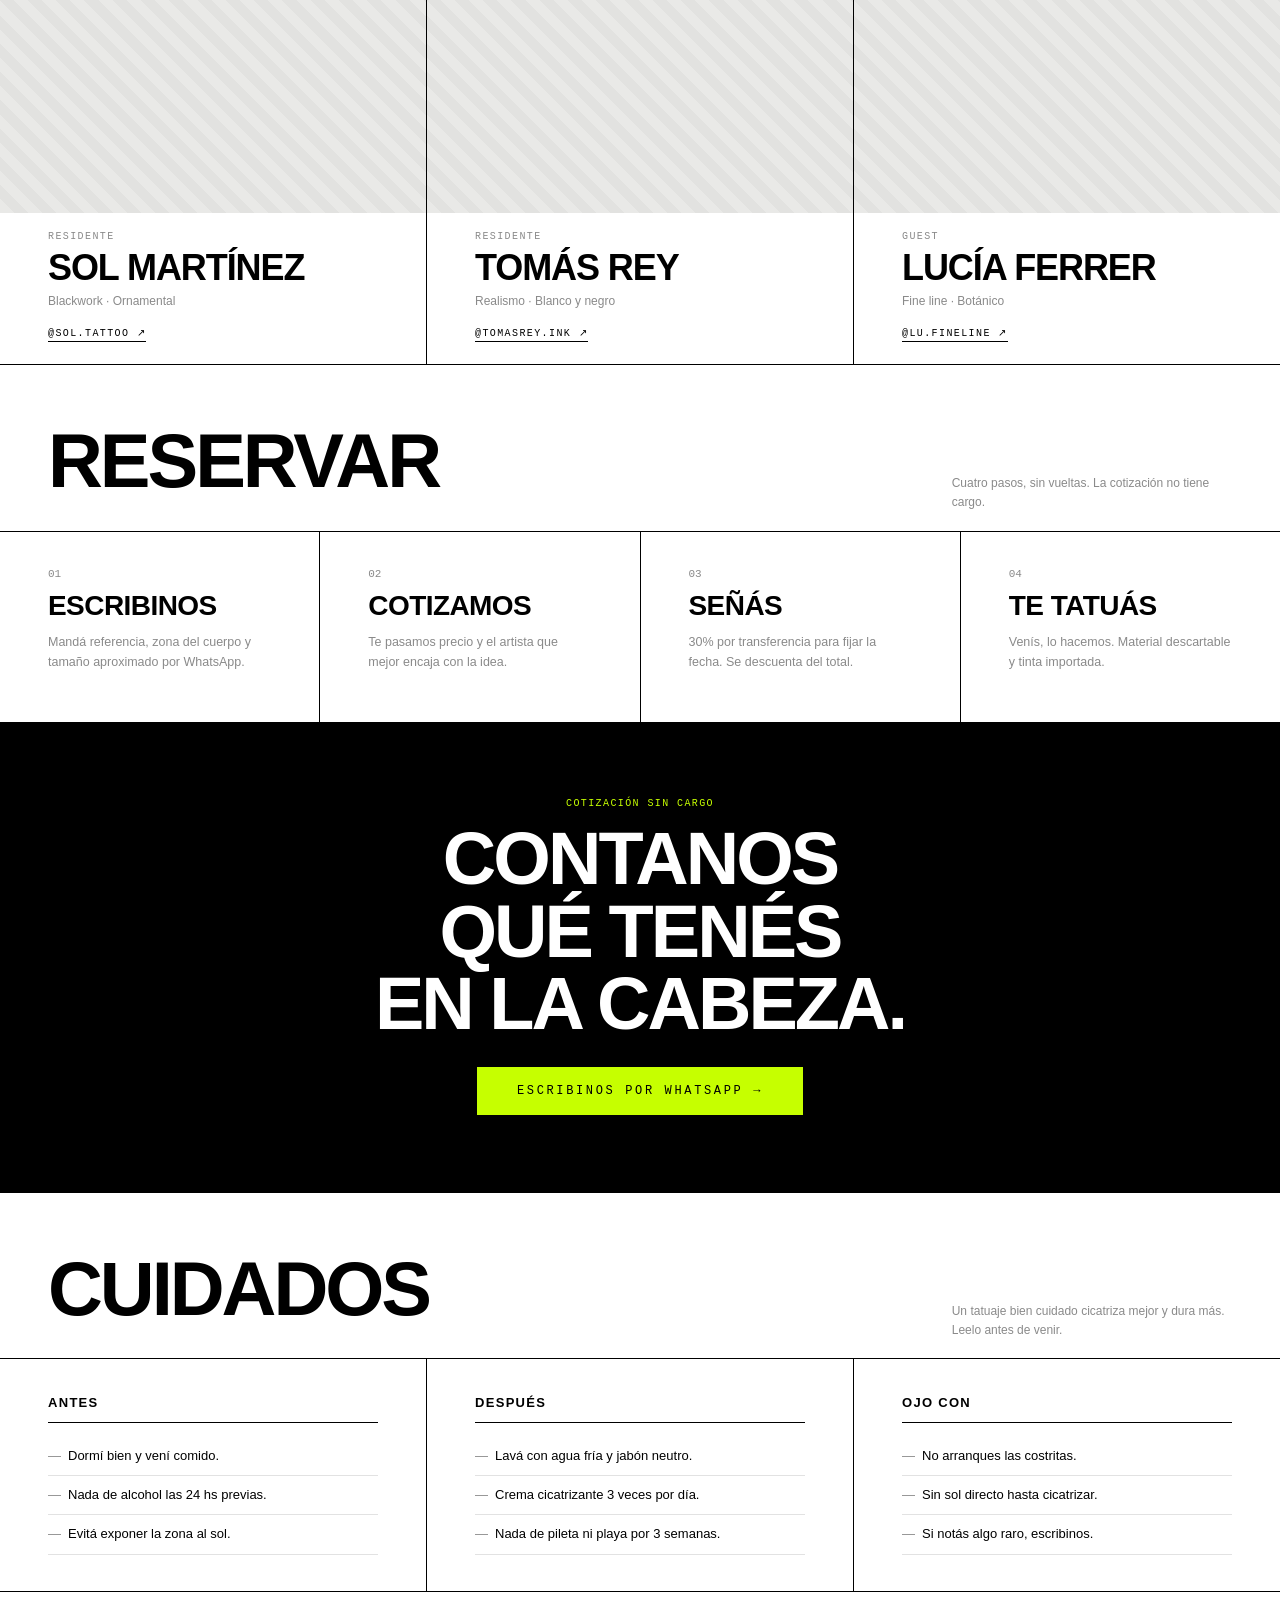
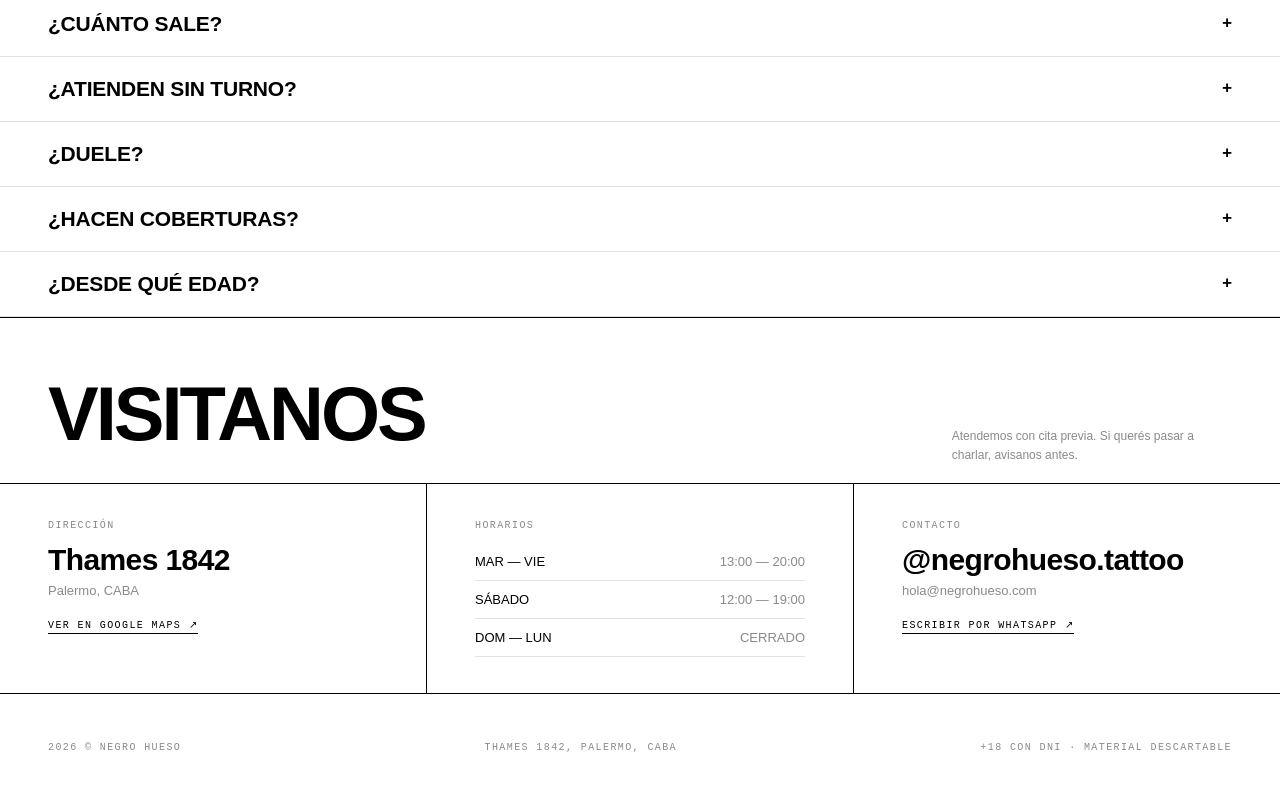
<file: modelos/tatuajes/index.html>
<!doctype html>
<html lang="es">
<head>
<meta charset="utf-8">
<meta name="viewport" content="width=device-width, initial-scale=1">
<title>Estudio de tatuajes</title>
<meta name="description" content="Estudio de tatuajes en Buenos Aires. Cita previa, cotización por WhatsApp.">
<link rel="stylesheet" href="estilo.css">
</head>
<body class="bloqueado">

<!-- ============ INTRO ============ -->
<div id="intro">
  <div class="intro-top micro">
    <span id="intro-ruta"></span>
    <span id="intro-ver"></span>
  </div>

  <div class="intro-centro">
    <div class="intro-logo" id="intro-logo"></div>
  </div>

  <div class="intro-bot">
    <div class="barra-fila micro">
      <span>CARGANDO</span>
      <div class="barra-track"><div class="barra-fill" id="fill"></div></div>
      <span id="pct">0%</span>
    </div>
    <div class="intro-meta micro">
      <span id="intro-estado"></span>
      <span id="intro-anio"></span>
    </div>
    <button id="entrar">[ ENTRAR ]</button>
  </div>
</div>

<!-- ============ BARRA ============ -->
<header>
  <button class="btn-menu" id="abrir-menu">☰ MENU</button>
  <a href="#top" class="logo" id="logo-barra"></a>
  <a class="btn-wsp-top" id="wsp-barra" target="_blank" rel="noopener">RESERVAR</a>
</header>

<!-- ============ MENU ============ -->
<nav id="menu">
  <div class="menu-top">
    <button class="btn-menu" id="cerrar-menu">CERRAR ✕</button>
  </div>
  <div class="menu-lista" id="menu-lista"></div>
  <div class="menu-pie micro" id="menu-pie"></div>
</nav>

<main id="top">

  <!-- ============ HERO ============ -->
  <div class="hero">
    <div class="hero-foto" id="hero-foto"><div class="ph">FOTO DEL ESTUDIO</div></div>
    <div class="hero-fila arriba micro">
      <span id="hero-bajada"></span>
      <span class="der" id="hero-ciudad"></span>
    </div>
    <h1 class="hero-logo" id="hero-logo"></h1>
    <div class="hero-fila abajo micro">
      <span id="hero-dir"></span>
      <span class="der">SCROLL ↓</span>
    </div>
  </div>

  <!-- ============ INDICE ============ -->
  <div class="indice" id="indice"></div>

  <!-- ============ TRABAJOS ============ -->
  <section id="trabajos">
    <div class="sec-head revelar">
      <h2 class="sec-titulo">TRABAJOS</h2>
      <p class="sec-nota">Archivo de piezas hechas en el estudio. Filtrá por estilo para ver lo que te interesa.</p>
    </div>
    <div class="filtros" id="filtros"></div>
    <div class="grilla" id="grilla"></div>
  </section>

  <!-- ============ ARTISTAS ============ -->
  <section id="artistas">
    <div class="sec-head revelar">
      <h2 class="sec-titulo">ARTISTAS</h2>
      <p class="sec-nota">Cada artista maneja su propia agenda. Escribinos y te derivamos al que mejor encaje con tu idea.</p>
    </div>
    <div class="artistas" id="lista-artistas"></div>
  </section>

  <!-- ============ RESERVAR ============ -->
  <section id="reservar">
    <div class="sec-head revelar">
      <h2 class="sec-titulo">RESERVAR</h2>
      <p class="sec-nota">Cuatro pasos, sin vueltas. La cotización no tiene cargo.</p>
    </div>
    <div class="pasos" id="pasos"></div>
    <div class="cta">
      <p class="cta-chico micro">COTIZACIÓN SIN CARGO</p>
      <p class="cta-grande">CONTANOS<br>QUÉ TENÉS<br>EN LA CABEZA.</p>
      <a class="cta-btn" id="cta-wsp" target="_blank" rel="noopener">ESCRIBINOS POR WHATSAPP →</a>
    </div>
  </section>

  <!-- ============ CUIDADOS ============ -->
  <section id="cuidados">
    <div class="sec-head revelar">
      <h2 class="sec-titulo">CUIDADOS</h2>
      <p class="sec-nota">Un tatuaje bien cuidado cicatriza mejor y dura más. Leelo antes de venir.</p>
    </div>
    <div class="cuidados" id="lista-cuidados"></div>
    <div class="faq" id="faq"></div>
  </section>

  <!-- ============ VISITANOS ============ -->
  <section id="visitanos">
    <div class="sec-head revelar">
      <h2 class="sec-titulo">VISITANOS</h2>
      <p class="sec-nota">Atendemos con cita previa. Si querés pasar a charlar, avisanos antes.</p>
    </div>
    <div class="visita">
      <div class="visita-col">
        <p class="visita-et micro">DIRECCIÓN</p>
        <p class="visita-dato" id="v-dir"></p>
        <p class="visita-sub" id="v-barrio"></p>
        <a class="visita-link micro" id="v-mapa" target="_blank" rel="noopener">VER EN GOOGLE MAPS ↗</a>
      </div>
      <div class="visita-col">
        <p class="visita-et micro">HORARIOS</p>
        <div id="v-horarios"></div>
      </div>
      <div class="visita-col">
        <p class="visita-et micro">CONTACTO</p>
        <p class="visita-dato" id="v-ig"></p>
        <p class="visita-sub" id="v-mail"></p>
        <a class="visita-link micro" id="v-wsp" target="_blank" rel="noopener">ESCRIBIR POR WHATSAPP ↗</a>
      </div>
    </div>
  </section>

  <footer class="micro" id="pie"></footer>
</main>

<a class="wsp-flota" id="wsp-flota" target="_blank" rel="noopener">WHATSAPP →</a>

<script src="datos.js"></script>
<script src="app.js"></script>
</body>
</html>
</file>
<file: demos/estudio-demo/estilo.css>
/* ==========================================================
   MODELO TATUAJES — hoja de estilo
   Blanco y negro, Helvetica pesada, titulos gigantes.
   El unico color configurable es --acento (viene de datos.js).
   ========================================================== */

:root {
  --tinta:   #000;
  --papel:   #fff;
  --gris:    #8a8a8a;
  --linea:   #e2e2e2;
  --hueso:   #f2f2f0;
  --acento:  #c6ff00;          /* lo pisa datos.js */
  --borde:   1px solid var(--tinta);

  --sans: Helvetica, "Helvetica Neue", Arial, sans-serif;
  --mono: ui-monospace, "SF Mono", Menlo, Consolas, monospace;

  --gutter: clamp(16px, 4vw, 48px);
  --barra:  52px;
}

* { box-sizing: border-box; margin: 0; padding: 0; }

html { scroll-behavior: smooth; }

body {
  font-family: var(--sans);
  background: var(--papel);
  color: var(--tinta);
  -webkit-font-smoothing: antialiased;
  overflow-x: hidden;
}

body.bloqueado { overflow: hidden; height: 100vh; }

a { color: inherit; text-decoration: none; }
img { display: block; width: 100%; height: 100%; object-fit: cover; }

/* --- etiquetas chiquitas en mayuscula, estilo terminal --- */
.micro {
  font-family: var(--mono);
  font-size: 10px;
  letter-spacing: .14em;
  text-transform: uppercase;
}

/* ==========================================================
   1. INTRO — pantalla de carga
   ========================================================== */
#intro {
  position: fixed;
  inset: 0;
  z-index: 9999;
  background: #050505;
  color: #e8e8e8;
  display: grid;
  grid-template-rows: auto 1fr auto;
  padding: var(--gutter);
  transition: opacity .7s ease, visibility .7s;
}
#intro.fuera { opacity: 0; visibility: hidden; pointer-events: none; }

.intro-top {
  display: flex;
  justify-content: space-between;
  gap: 16px;
  border-bottom: 1px solid #1f1f1f;
  padding-bottom: 12px;
  color: var(--acento);
}

/* el logo que late en el centro */
.intro-centro { display: grid; place-items: center; position: relative; }

.intro-logo {
  font-size: clamp(56px, 14vw, 170px);
  font-weight: 700;
  letter-spacing: -.04em;
  line-height: .85;
  text-align: center;
  animation: respirar 2.6s ease-in-out infinite;
}
@keyframes respirar {
  0%, 100% { opacity: .55; transform: scale(.99); }
  50%      { opacity: 1;   transform: scale(1); }
}

/* banda de glitch que cruza el logo cada tanto */
.intro-centro::after {
  content: "";
  position: absolute;
  left: -10%;
  width: 120%;
  height: 2px;
  background: var(--acento);
  opacity: .5;
  animation: barrido 3.4s linear infinite;
}
@keyframes barrido {
  0%   { top: 10%;  opacity: 0; }
  12%  { opacity: .55; }
  88%  { opacity: .55; }
  100% { top: 90%;  opacity: 0; }
}

.intro-bot { border-top: 1px solid #1f1f1f; padding-top: 12px; }

.barra-fila {
  display: flex;
  align-items: center;
  gap: 14px;
  margin-bottom: 14px;
}
.barra-track {
  flex: 1;
  height: 8px;
  border: 1px solid #333;
  overflow: hidden;
}
.barra-fill {
  height: 100%;
  width: 0%;
  background: repeating-linear-gradient(90deg,
    var(--acento) 0 4px, transparent 4px 7px);
  transition: width .18s linear;
}
#pct { min-width: 44px; text-align: right; color: var(--acento); }

.intro-meta {
  display: flex;
  justify-content: space-between;
  gap: 16px;
  color: #666;
  margin-bottom: 20px;
}

/* boton ENTRAR: aparece recien cuando la barra llega a 100 */
#entrar {
  display: block;
  margin: 0 auto;
  background: transparent;
  border: 1px solid var(--acento);
  color: var(--acento);
  font-family: var(--mono);
  font-size: 12px;
  letter-spacing: .3em;
  padding: 15px 44px;
  cursor: pointer;
  opacity: 0;
  transform: translateY(8px);
  pointer-events: none;
  transition: opacity .4s ease, transform .4s ease,
              background .2s, color .2s;
}
#entrar.listo { opacity: 1; transform: none; pointer-events: auto; }
#entrar:hover { background: var(--acento); color: #000; }

/* ==========================================================
   2. BARRA SUPERIOR
   ========================================================== */
header {
  position: fixed;
  top: 0; left: 0; right: 0;
  z-index: 900;
  height: var(--barra);
  display: flex;
  align-items: center;
  justify-content: space-between;
  padding: 0 var(--gutter);
  background: var(--papel);
  border-bottom: var(--borde);
}

.logo { font-weight: 700; font-size: 13px; letter-spacing: .1em; }

.btn-menu, .btn-wsp-top {
  font-family: var(--mono);
  font-size: 10px;
  letter-spacing: .14em;
  text-transform: uppercase;
  background: var(--tinta);
  color: var(--papel);
  border: none;
  padding: 9px 16px;
  cursor: pointer;
}
.btn-wsp-top { background: var(--acento); color: var(--tinta); font-weight: 700; }

/* --- menu overlay --- */
#menu {
  position: fixed;
  inset: 0;
  z-index: 950;
  background: var(--papel);
  padding: var(--gutter);
  display: grid;
  grid-template-rows: auto 1fr auto;
  transform: translateY(-100%);
  transition: transform .5s cubic-bezier(.76,0,.24,1);
}
#menu.abierto { transform: none; }

.menu-top { display: flex; justify-content: flex-end; }

.menu-lista { align-self: center; }
.menu-lista a {
  display: flex;
  align-items: baseline;
  gap: 18px;
  padding: 10px 0;
  border-bottom: 1px solid var(--linea);
  font-size: clamp(30px, 7vw, 68px);
  font-weight: 700;
  letter-spacing: -.03em;
  transition: padding-left .25s ease, background .25s ease;
}
.menu-lista a:hover { padding-left: 16px; background: var(--acento); }
.menu-lista .n { font-size: 11px; font-family: var(--mono); color: var(--gris); }

.menu-pie {
  display: flex;
  flex-wrap: wrap;
  gap: 8px 28px;
  color: var(--gris);
  border-top: var(--borde);
  padding-top: 14px;
}

/* ==========================================================
   3. HERO
   ========================================================== */
.hero {
  margin-top: var(--barra);
  height: calc(100vh - var(--barra));
  min-height: 460px;
  position: relative;
  display: grid;
  place-items: center;
  background: var(--hueso);
  overflow: hidden;
}
.hero-foto {
  position: absolute;
  inset: 0;
  background: #1a1a1a;
  display: grid;
  place-items: center;
}
/* la foto va oscurecida: garantiza que el texto blanco de las
   esquinas se lea, sea cual sea la foto que cargue el local */
.hero-foto::after {
  content: "";
  position: absolute;
  inset: 0;
  background: linear-gradient(180deg,
    rgba(0,0,0,.55) 0%, rgba(0,0,0,.25) 35%,
    rgba(0,0,0,.25) 65%, rgba(0,0,0,.6) 100%);
  pointer-events: none;
}
/* el placeholder del hero va oscuro; el del resto queda claro.
   Sin texto: queda detras del nombre del local y se lee a medias. */
.hero-foto > .ph {
  background: repeating-linear-gradient(45deg,
    #202020 0 10px, #1a1a1a 10px 20px);
  color: transparent;
  font-size: 11px;
}

.hero-logo {
  position: relative;
  z-index: 2;
  color: var(--papel);
  font-size: clamp(60px, 16vw, 230px);
  font-weight: 700;
  letter-spacing: -.05em;
  line-height: .82;
  text-align: center;
  text-shadow: 0 2px 40px rgba(0,0,0,.5);
}

.hero-fila {
  position: absolute;
  z-index: 3;
  left: var(--gutter);
  right: var(--gutter);
  display: flex;
  justify-content: space-between;
  gap: 16px;
  color: var(--papel);
}
.hero-fila.arriba { top: 18px; }
.hero-fila.abajo  { bottom: 18px; }
.hero-fila .der { text-align: right; }

/* ==========================================================
   4. INDICE NUMERADO
   ========================================================== */
.indice { border-top: var(--borde); }

.indice-fila {
  display: grid;
  grid-template-columns: 56px 1fr minmax(0, 300px);
  align-items: center;
  gap: var(--gutter);
  padding: clamp(14px, 2.4vw, 26px) var(--gutter);
  border-bottom: var(--borde);
  transition: background .25s ease, color .25s ease;
}
.indice-fila:hover { background: var(--tinta); color: var(--papel); }
.indice-fila:hover .indice-desc { color: #bdbdbd; }

.indice-n { font-family: var(--mono); font-size: 11px; }
.indice-t {
  font-size: clamp(34px, 8.5vw, 104px);
  font-weight: 700;
  letter-spacing: -.045em;
  line-height: .92;
}
.indice-desc { font-size: 12px; line-height: 1.5; color: var(--gris); text-align: right; }
.indice-desc .flecha { display: inline-block; margin-left: 6px; }

/* ==========================================================
   5. SECCIONES — encabezado comun
   ========================================================== */
section { border-bottom: var(--borde); scroll-margin-top: var(--barra); }

.sec-head {
  display: flex;
  align-items: baseline;
  justify-content: space-between;
  flex-wrap: wrap;
  gap: 10px;
  padding: clamp(28px, 5vw, 60px) var(--gutter) 18px;
}
.sec-titulo {
  font-size: clamp(30px, 6.5vw, 76px);
  font-weight: 700;
  letter-spacing: -.04em;
  line-height: .95;
}
.sec-nota { color: var(--gris); max-width: 42ch; font-size: 12px; line-height: 1.6; }

/* --- filtros de estilo --- */
.filtros {
  display: flex;
  flex-wrap: wrap;
  gap: 7px;
  padding: 0 var(--gutter) 22px;
}
.filtro {
  font-family: var(--mono);
  font-size: 10px;
  letter-spacing: .14em;
  padding: 8px 15px;
  border: var(--borde);
  background: transparent;
  cursor: pointer;
  transition: background .2s, color .2s;
}
.filtro:hover { background: var(--hueso); }
.filtro.on { background: var(--tinta); color: var(--papel); }

/* --- grilla de trabajos --- */
.grilla {
  display: grid;
  grid-template-columns: repeat(auto-fill, minmax(230px, 1fr));
  gap: 1px;
  /* fondo claro: si las piezas no llenan la ultima fila, el espacio
     sobrante se ve blanco y no como un bloque negro cortado */
  background: var(--papel);
  border-top: var(--borde);
}
.pieza {
  position: relative;
  background: var(--hueso);
  box-shadow: 0 0 0 1px var(--tinta);   /* la linea divisoria */
  aspect-ratio: 3 / 4;
  overflow: hidden;
  display: grid;
  place-items: center;
}
.pieza.alto { aspect-ratio: 3 / 5; }
.pieza.oculta { display: none; }
.pieza img { transition: transform .5s ease; }
.pieza:hover img { transform: scale(1.04); }

.pieza-tag {
  position: absolute;
  left: 10px;
  bottom: 10px;
  background: var(--papel);
  padding: 5px 9px;
  font-family: var(--mono);
  font-size: 9px;
  letter-spacing: .14em;
}

/* placeholder cuando todavia no hay foto */
.ph {
  display: grid;
  place-items: center;
  width: 100%;
  height: 100%;
  background: repeating-linear-gradient(45deg,
    #e9e9e7 0 10px, #e2e2e0 10px 20px);
  color: var(--gris);
  font-family: var(--mono);
  font-size: 10px;
  letter-spacing: .14em;
  text-align: center;
  padding: 10px;
}

/* ==========================================================
   6. ARTISTAS
   ========================================================== */
.artistas {
  display: grid;
  grid-template-columns: repeat(auto-fit, minmax(260px, 1fr));
  gap: 1px;
  /* fondo claro: si el equipo no llena la ultima fila, el espacio
     sobrante se ve blanco y no como un bloque negro cortado */
  background: var(--papel);
  border-top: var(--borde);
}
.artista {
  background: var(--papel);
  box-shadow: 0 0 0 1px var(--tinta);   /* la linea divisoria */
}
.artista-foto { aspect-ratio: 4 / 5; background: var(--hueso); overflow: hidden; }
.artista-info { padding: 18px var(--gutter) 24px; }
.artista-rol { color: var(--gris); margin-bottom: 8px; }
.artista-nombre {
  font-size: clamp(22px, 3.4vw, 36px);
  font-weight: 700;
  letter-spacing: -.03em;
  line-height: 1;
  margin-bottom: 8px;
}
.artista-estilo { font-size: 12px; color: var(--gris); margin-bottom: 14px; }
.artista-ig { border-bottom: var(--borde); padding-bottom: 2px; }
.artista-ig:hover { background: var(--acento); }

/* ==========================================================
   7. PASOS PARA RESERVAR
   ========================================================== */
.pasos {
  display: grid;
  grid-template-columns: repeat(auto-fit, minmax(210px, 1fr));
  gap: 1px;
  background: var(--tinta);
  border-top: var(--borde);
}
.paso {
  background: var(--papel);
  padding: clamp(22px, 3vw, 36px) var(--gutter);
  min-height: 190px;
  display: flex;
  flex-direction: column;
  gap: 10px;
  transition: background .25s, color .25s;
}
.paso:hover { background: var(--acento); }
.paso-n { font-family: var(--mono); font-size: 11px; color: var(--gris); }
.paso:hover .paso-n, .paso:hover .paso-d { color: var(--tinta); }
.paso-t { font-size: clamp(19px, 2.6vw, 28px); font-weight: 700; letter-spacing: -.02em; }
.paso-d { font-size: 12.5px; line-height: 1.6; color: var(--gris); }

/* bloque negro con el CTA grande */
.cta {
  background: var(--tinta);
  color: var(--papel);
  padding: clamp(36px, 6vw, 80px) var(--gutter);
  text-align: center;
}
.cta-chico { color: var(--acento); margin-bottom: 14px; }
.cta-grande {
  font-size: clamp(30px, 6.5vw, 74px);
  font-weight: 700;
  letter-spacing: -.04em;
  line-height: .98;
  margin-bottom: 26px;
}
.cta-btn {
  display: inline-block;
  background: var(--acento);
  color: var(--tinta);
  font-family: var(--mono);
  font-size: 12px;
  letter-spacing: .22em;
  padding: 17px 40px;
  transition: transform .2s ease;
}
.cta-btn:hover { transform: translateY(-2px); }

/* ==========================================================
   8. CUIDADOS + FAQ
   ========================================================== */
.cuidados {
  display: grid;
  grid-template-columns: repeat(auto-fit, minmax(240px, 1fr));
  gap: 1px;
  background: var(--tinta);
  border-top: var(--borde);
}
.cuidado { background: var(--papel); padding: clamp(22px, 3vw, 36px) var(--gutter); }
.cuidado-t {
  font-size: 13px;
  font-weight: 700;
  letter-spacing: .1em;
  padding-bottom: 12px;
  margin-bottom: 14px;
  border-bottom: var(--borde);
}
.cuidado li {
  list-style: none;
  font-size: 13px;
  line-height: 1.55;
  padding: 9px 0 9px 20px;
  position: relative;
  border-bottom: 1px solid var(--linea);
}
.cuidado li::before {
  content: "—";
  position: absolute;
  left: 0;
  color: var(--gris);
}

.faq { border-top: var(--borde); }
.faq-item { border-bottom: 1px solid var(--linea); }
.faq-q {
  width: 100%;
  background: none;
  border: none;
  cursor: pointer;
  text-align: left;
  font-family: var(--sans);
  font-size: clamp(15px, 2.2vw, 21px);
  font-weight: 700;
  letter-spacing: -.01em;
  padding: 20px var(--gutter);
  display: flex;
  justify-content: space-between;
  align-items: center;
  gap: 16px;
  transition: background .2s;
}
.faq-q:hover { background: var(--hueso); }
.faq-mas { font-family: var(--mono); font-size: 17px; transition: transform .3s ease; }
.faq-item.abierto .faq-mas { transform: rotate(45deg); }
.faq-r {
  max-height: 0;
  overflow: hidden;
  transition: max-height .35s ease;
}
.faq-item.abierto .faq-r { max-height: 320px; }
.faq-r p {
  padding: 0 var(--gutter) 22px;
  max-width: 62ch;
  font-size: 13.5px;
  line-height: 1.65;
  color: var(--gris);
}

/* ==========================================================
   9. VISITANOS + PIE
   ========================================================== */
.visita {
  display: grid;
  grid-template-columns: repeat(auto-fit, minmax(280px, 1fr));
  gap: 1px;
  background: var(--tinta);
  border-top: var(--borde);
}
.visita-col { background: var(--papel); padding: clamp(22px, 3vw, 36px) var(--gutter); }
.visita-et { color: var(--gris); margin-bottom: 12px; }
.visita-dato {
  font-size: clamp(20px, 3vw, 30px);
  font-weight: 700;
  letter-spacing: -.02em;
  line-height: 1.12;
  margin-bottom: 6px;
}
.visita-sub { font-size: 13px; color: var(--gris); margin-bottom: 16px; }
.visita-link { border-bottom: var(--borde); padding-bottom: 2px; }
.visita-link:hover { background: var(--acento); }

.horario {
  display: flex;
  justify-content: space-between;
  gap: 16px;
  padding: 11px 0;
  border-bottom: 1px solid var(--linea);
  font-size: 13px;
}
.horario span:last-child { color: var(--gris); }

footer {
  padding: clamp(28px, 4vw, 48px) var(--gutter);
  display: flex;
  flex-wrap: wrap;
  justify-content: space-between;
  gap: 14px 28px;
  color: var(--gris);
}

/* --- boton flotante de whatsapp --- */
.wsp-flota {
  position: fixed;
  right: var(--gutter);
  bottom: 20px;
  z-index: 800;
  background: var(--tinta);
  color: var(--papel);
  font-family: var(--mono);
  font-size: 11px;
  letter-spacing: .18em;
  padding: 15px 24px;
  border: 1px solid var(--tinta);
  box-shadow: 5px 5px 0 var(--acento);
  transition: transform .2s ease, box-shadow .2s ease;
}
.wsp-flota:hover { transform: translate(2px, 2px); box-shadow: 3px 3px 0 var(--acento); }

/* ==========================================================
   10. APARICION AL SCROLLEAR
   ========================================================== */
.revelar { opacity: 0; transform: translateY(18px); transition: opacity .6s ease, transform .6s ease; }
.revelar.visto { opacity: 1; transform: none; }

@media (prefers-reduced-motion: reduce) {
  * { animation: none !important; transition: none !important; }
  .revelar { opacity: 1; transform: none; }
}

/* ==========================================================
   11. CELULAR
   ========================================================== */
@media (max-width: 760px) {
  .indice-fila { grid-template-columns: 34px 1fr; }
  .indice-desc { grid-column: 2; text-align: left; padding-top: 8px; }
  .btn-wsp-top { display: none; }
  .hero-fila.arriba { display: none; }
  .wsp-flota { left: var(--gutter); right: var(--gutter); text-align: center; }
  footer { flex-direction: column; }


  /* la direccion queda tapada por el boton flotante de whatsapp:
     la subimos por encima de el */
  .hero-fila.abajo { bottom: 88px; }
  .hero-fila.abajo .der { display: none; }
}
</file>
<file: demos/resto-demo/estilo.css>
/* ==========================================================
   MODELO RESTAURANTES — hoja de estilo
   Carta de bistro: papel crudo, serifa editorial, mucho aire.
   Nada que ver con el modelo de tatuajes: ese es blanco y
   negro con titulos gigantes; este imita una carta impresa.
   El unico color configurable es --acento (viene de datos.js).
   ========================================================== */

:root {
  --papel:    #f5f0e6;        /* crema: el fondo de toda la pagina */
  --papel-2:  #efe8da;        /* un tono mas tostado, para alternar */
  --tinta:    #2b2621;        /* marron muy oscuro, no negro puro */
  --tinta-2:  #6b6358;        /* texto secundario */
  --linea:    #d8cfbd;        /* filetes */
  --acento:   #9a3412;        /* lo pisa datos.js */
  --borde:    1px solid var(--linea);

  /* Serifa para todo lo que se lee como carta. La pila cubre
     Windows, Mac y Linux sin pedir una fuente por red. */
  --serif: "Iowan Old Style", "Palatino Linotype", Palatino, Georgia,
           "Times New Roman", serif;
  /* Sans solo para etiquetas chiquitas */
  --sans: "Avenir Next", Avenir, "Segoe UI", Roboto, Helvetica, Arial, sans-serif;

  --gutter: clamp(20px, 5vw, 64px);
  --barra:  58px;
  --ancho:  980px;            /* la carta no se estira infinito */
}

* { box-sizing: border-box; margin: 0; padding: 0; }

html { scroll-behavior: smooth; }

body {
  font-family: var(--serif);
  background: var(--papel);
  color: var(--tinta);
  font-size: 17px;
  line-height: 1.6;
  -webkit-font-smoothing: antialiased;
  overflow-x: hidden;

  /* textura de papel: un ruido muy sutil para que el crema no
     se vea como un color plano de pantalla */
  background-image:
    radial-gradient(circle at 20% 30%, rgba(155,130,90,.045) 0 1px, transparent 1px),
    radial-gradient(circle at 70% 60%, rgba(155,130,90,.04) 0 1px, transparent 1px);
  background-size: 23px 23px, 31px 31px;
}

a { color: inherit; text-decoration: none; }
img { display: block; width: 100%; height: 100%; object-fit: cover; }

/* etiquetas chiquitas: lo unico en sans y en mayuscula */
.micro {
  font-family: var(--sans);
  font-size: 10.5px;
  letter-spacing: .16em;
  text-transform: uppercase;
  color: var(--tinta-2);
}

.envoltorio {
  max-width: var(--ancho);
  margin: 0 auto;
  padding: 0 var(--gutter);
}


/* ==========================================================
   1. BARRA SUPERIOR
   ========================================================== */
header {
  position: sticky;
  top: 0;
  z-index: 50;
  height: var(--barra);
  background: rgba(245,240,230,.92);
  backdrop-filter: blur(8px);
  border-bottom: var(--borde);
  display: flex;
  align-items: center;
  justify-content: space-between;
  padding: 0 var(--gutter);
}

.marca {
  font-size: 19px;
  font-weight: 600;
  letter-spacing: .02em;
}

.nav-secciones {
  display: flex;
  gap: 26px;
}
.nav-secciones a {
  font-family: var(--sans);
  font-size: 11.5px;
  letter-spacing: .13em;
  text-transform: uppercase;
  color: var(--tinta-2);
  padding-bottom: 2px;
  border-bottom: 1px solid transparent;
  transition: color .2s, border-color .2s;
}
.nav-secciones a:hover,
.nav-secciones a.activo {
  color: var(--acento);
  border-bottom-color: var(--acento);
}

.btn-reservar {
  font-family: var(--sans);
  font-size: 11.5px;
  letter-spacing: .13em;
  text-transform: uppercase;
  border: 1px solid var(--tinta);
  padding: 9px 16px;
  transition: background .2s, color .2s;
}
.btn-reservar:hover { background: var(--tinta); color: var(--papel); }


/* ==========================================================
   2. PORTADA
   Nombre centrado, filete arriba y abajo. Como la tapa de una
   carta, no como un cartel.
   ========================================================== */
.portada {
  text-align: center;
  padding: clamp(56px, 11vw, 120px) var(--gutter) clamp(40px, 7vw, 72px);
  max-width: var(--ancho);
  margin: 0 auto;
}

.portada-et {
  display: inline-block;
  margin-bottom: 26px;
  padding-bottom: 7px;
  border-bottom: 1px solid var(--acento);
}

.portada-nombre {
  font-size: clamp(42px, 8vw, 78px);
  font-weight: 400;
  line-height: 1.04;
  letter-spacing: -.012em;
  margin-bottom: 20px;
}

.portada-bajada {
  font-size: clamp(16px, 2.1vw, 19px);
  font-style: italic;
  color: var(--tinta-2);
  max-width: 44ch;
  margin: 0 auto 30px;
}

/* los tres datos de cabecera, separados por filetes verticales */
.portada-datos {
  display: flex;
  justify-content: center;
  flex-wrap: wrap;
  gap: 0;
  border-top: var(--borde);
  border-bottom: var(--borde);
  padding: 15px 0;
  margin-top: 36px;
}
.portada-dato {
  padding: 2px 22px;
  border-right: 1px solid var(--linea);
}
.portada-dato:last-child { border-right: none; }

/* la foto del local: una banda ancha, no una pantalla entera */
.portada-foto {
  max-width: var(--ancho);
  margin: 0 auto;
  padding: 0 var(--gutter);
}
.portada-foto > div {
  aspect-ratio: 21 / 9;
  overflow: hidden;
  border: var(--borde);
}


/* ==========================================================
   3. SECCIONES
   ========================================================== */
section {
  max-width: var(--ancho);
  margin: 0 auto;
  padding: clamp(50px, 8vw, 92px) var(--gutter);
  scroll-margin-top: var(--barra);
}

.sec-head {
  text-align: center;
  margin-bottom: clamp(32px, 5vw, 52px);
}

.sec-titulo {
  font-size: clamp(28px, 4.4vw, 42px);
  font-weight: 400;
  letter-spacing: .01em;
  margin-bottom: 12px;
}

/* el filete con rombo al medio, tipico de carta impresa */
.filete {
  display: flex;
  align-items: center;
  justify-content: center;
  gap: 12px;
  margin: 0 auto 16px;
  max-width: 230px;
  color: var(--acento);
}
.filete::before,
.filete::after {
  content: "";
  flex: 1;
  height: 1px;
  background: var(--linea);
}
.filete span { font-size: 9px; }

.sec-nota {
  font-size: 15px;
  font-style: italic;
  color: var(--tinta-2);
  max-width: 54ch;
  margin: 0 auto;
}


/* ==========================================================
   4. LA CARTA
   ========================================================== */
.filtros {
  display: flex;
  flex-wrap: wrap;
  justify-content: center;
  gap: 8px;
  margin-bottom: clamp(30px, 5vw, 46px);
}
.filtro {
  font-family: var(--sans);
  font-size: 10.5px;
  letter-spacing: .13em;
  text-transform: uppercase;
  background: none;
  border: 1px solid var(--linea);
  color: var(--tinta-2);
  padding: 8px 14px;
  cursor: pointer;
  transition: all .2s;
}
.filtro:hover { border-color: var(--tinta-2); color: var(--tinta); }
.filtro.on {
  background: var(--tinta);
  border-color: var(--tinta);
  color: var(--papel);
}

.cat { margin-bottom: clamp(38px, 6vw, 62px); }
.cat:last-child { margin-bottom: 0; }
.cat.oculto { display: none; }

.cat-head { text-align: center; margin-bottom: 26px; }
.cat-titulo {
  font-family: var(--sans);
  font-size: 12px;
  font-weight: 600;
  letter-spacing: .2em;
  text-transform: uppercase;
  color: var(--acento);
  margin-bottom: 7px;
}
.cat-nota {
  font-size: 14px;
  font-style: italic;
  color: var(--tinta-2);
}

/* ---- el plato ----
   Nombre y precio en la misma linea, unidos por puntos guia.
   Es el gesto que hace que se lea como carta de restaurante. */
.plato {
  padding: 15px 0;
  border-bottom: 1px dotted var(--linea);
}

/* --- plato con foto ---
   La miniatura va a la izquierda y es chica a proposito: esto es
   una carta, no un catalogo. Los platos sin foto no se enteran. */
.plato.con-foto {
  display: grid;
  grid-template-columns: 92px 1fr;
  gap: 18px;
  align-items: start;
}
.plato-foto {
  width: 92px;
  aspect-ratio: 1;
  overflow: hidden;
  border-radius: 3px;
  background: var(--papel-2);
}
.plato-foto img {
  transition: transform .4s ease;
}
.plato.con-foto:hover .plato-foto img { transform: scale(1.05); }

/* la foto de un plato agotado se apaga igual que el texto */
.plato.agotado .plato-foto { opacity: .4; }

/* el texto necesita min-width 0 o los puntos guia desbordan
   la columna en vez de achicarse */
.plato-txt { min-width: 0; }
.plato:last-child { border-bottom: none; }
.plato.oculto { display: none; }

.plato-linea {
  display: flex;
  align-items: baseline;
  gap: 4px;
}

.plato-nombre {
  font-size: clamp(17px, 2.1vw, 19px);
  font-weight: 600;
  letter-spacing: .005em;
  /* el nombre NUNCA se corta: si no entra, baja de linea. En una
     carta el cliente tiene que poder leer que esta pidiendo. */
  flex-shrink: 1;
  min-width: 0;
}

/* los puntos guia: crecen para llenar lo que sobra */
.plato-puntos {
  flex: 1 1 auto;
  min-width: 18px;
  /* mas oscuro que --linea: sobre el crema, los puntos guia
     tienen que verse, son el gesto de carta impresa */
  border-bottom: 2px dotted #bfb3a0;
  transform: translateY(-5px);
}

.plato-precio {
  font-size: clamp(16px, 2vw, 18px);
  font-variant-numeric: tabular-nums;
  white-space: nowrap;
  flex-shrink: 0;
}

.plato-desc {
  font-size: 14.5px;
  line-height: 1.55;
  color: var(--tinta-2);
  max-width: 68ch;
  margin-top: 3px;
}

.plato-tags { margin-top: 6px; }
.plato-tag {
  font-family: var(--sans);
  font-size: 9.5px;
  letter-spacing: .13em;
  text-transform: uppercase;
  color: var(--tinta-2);
  border: 1px solid var(--linea);
  padding: 2px 7px;
  margin-right: 5px;
}

/* plato que hoy no hay: se ve, pero apagado. Es informacion
   util, no un error: el cliente se entera antes de sentarse. */
.plato.agotado .plato-nombre,
.plato.agotado .plato-desc,
.plato.agotado .plato-precio { opacity: .42; }
.chip-agotado {
  font-family: var(--sans);
  font-size: 9px;
  letter-spacing: .12em;
  background: var(--tinta);
  color: var(--papel);
  padding: 2px 6px;
  margin-left: 8px;
  vertical-align: 2px;
  white-space: nowrap;
}

.carta-pie {
  text-align: center;
  margin-top: clamp(30px, 5vw, 48px);
  padding-top: 20px;
  border-top: var(--borde);
}

.carta-error {
  text-align: center;
  padding: 50px var(--gutter);
  border: 1px dashed var(--linea);
}
.carta-error p { color: var(--tinta-2); margin-bottom: 12px; font-style: italic; }
.carta-error a { color: var(--acento); border-bottom: 1px solid var(--acento); }


/* ==========================================================
   5. EL SALON
   ========================================================== */
.salon {
  display: grid;
  grid-template-columns: repeat(auto-fit, minmax(210px, 1fr));
  gap: clamp(22px, 3.5vw, 40px);
  text-align: center;
}
.dato { padding: 0 10px; }
.dato-n {
  font-size: clamp(38px, 6vw, 56px);
  line-height: 1;
  color: var(--acento);
  margin-bottom: 10px;
}
.dato-t {
  font-family: var(--sans);
  font-size: 11px;
  font-weight: 600;
  letter-spacing: .17em;
  text-transform: uppercase;
  margin-bottom: 9px;
}
.dato-d { font-size: 14.5px; color: var(--tinta-2); }


/* ==========================================================
   6. RESERVAR
   ========================================================== */
/* la seccion entera va en el tono tostado, para separarla */
.franja {
  background: var(--papel-2);
  border-top: var(--borde);
  border-bottom: var(--borde);
  max-width: none;
}
.franja > * { max-width: var(--ancho); margin-left: auto; margin-right: auto; }

.pasos {
  display: grid;
  grid-template-columns: repeat(auto-fit, minmax(200px, 1fr));
  gap: clamp(22px, 3.5vw, 40px);
  margin-bottom: clamp(34px, 5vw, 52px);
}
.paso { text-align: center; }
.paso-n {
  font-size: 14px;
  color: var(--acento);
  letter-spacing: .14em;
  margin-bottom: 10px;
}
.paso-t {
  font-family: var(--sans);
  font-size: 11.5px;
  font-weight: 600;
  letter-spacing: .15em;
  text-transform: uppercase;
  margin-bottom: 9px;
}
.paso-d { font-size: 14.5px; color: var(--tinta-2); }

.cta { text-align: center; }
.cta-grande {
  font-size: clamp(23px, 3.6vw, 34px);
  font-style: italic;
  line-height: 1.3;
  margin-bottom: 22px;
}
.cta-btn {
  display: inline-block;
  font-family: var(--sans);
  font-size: 12px;
  letter-spacing: .15em;
  text-transform: uppercase;
  background: var(--acento);
  color: var(--papel);
  padding: 15px 30px;
  transition: opacity .2s;
}
.cta-btn:hover { opacity: .86; }


/* ==========================================================
   7. VISITANOS
   ========================================================== */
.visita {
  display: grid;
  grid-template-columns: repeat(auto-fit, minmax(230px, 1fr));
  gap: clamp(26px, 4vw, 48px);
}
.visita-et { margin-bottom: 12px; }
.visita-dato { font-size: 19px; margin-bottom: 3px; }
.visita-sub { font-size: 14.5px; color: var(--tinta-2); margin-bottom: 12px; }
.visita-link {
  display: inline-block;
  color: var(--acento);
  border-bottom: 1px solid var(--acento);
  padding-bottom: 2px;
}
.visita a:hover { opacity: .75; }

.hora-fila {
  display: grid;
  /* el dia ocupa lo que necesita, el horario toma el resto y se
     alinea a la derecha sin partirse en dos lineas */
  grid-template-columns: minmax(0, auto) 1fr;
  gap: 10px;
  padding: 7px 0;
  border-bottom: 1px dotted var(--linea);
  font-size: 14px;
}
.hora-fila:last-child { border-bottom: none; }
.hora-dia { color: var(--tinta-2); }
.hora-hora { text-align: right; font-variant-numeric: tabular-nums; }

/* el dia de hoy, resaltado: es el dato que mas se consulta.
   Si esta cerrado va en gris, no en el color de acento: un
   "cerrado" en terracota se lee como si fuera una novedad. */
.hora-fila.hoy .hora-dia,
.hora-fila.hoy .hora-hora { color: var(--acento); font-weight: 600; }
.hora-fila.hoy.cerrado .hora-dia,
.hora-fila.hoy.cerrado .hora-hora { color: var(--tinta-2); font-weight: 600; }


/* ==========================================================
   8. PREGUNTAS
   ========================================================== */
.faq {
  max-width: 680px;
  margin: clamp(44px, 6vw, 70px) auto 0;
  border-top: var(--borde);
}
.faq-item { border-bottom: 1px dotted var(--linea); }
.faq-q {
  width: 100%;
  background: none;
  border: none;
  cursor: pointer;
  text-align: left;
  font-family: var(--serif);
  font-size: 17px;
  font-weight: 600;
  color: var(--tinta);
  padding: 17px 0;
  display: flex;
  justify-content: space-between;
  align-items: center;
  gap: 16px;
}
.faq-mas {
  font-family: var(--sans);
  font-size: 17px;
  color: var(--acento);
  transition: transform .25s;
  flex-shrink: 0;
}
.faq-item.abierto .faq-mas { transform: rotate(45deg); }

.faq-r {
  max-height: 0;
  overflow: hidden;
  transition: max-height .3s ease;
}
.faq-item.abierto .faq-r { max-height: 320px; }
.faq-r p {
  font-size: 15px;
  color: var(--tinta-2);
  padding-bottom: 18px;
  max-width: 60ch;
}


/* ==========================================================
   9. PIE
   ========================================================== */
footer {
  border-top: var(--borde);
  padding: 30px var(--gutter);
  text-align: center;
}
footer p + p { margin-top: 7px; }


/* ==========================================================
   10. BOTON FLOTANTE (solo celular)
   ========================================================== */
.reservar-flota {
  display: none;
  position: fixed;
  left: var(--gutter);
  right: var(--gutter);
  bottom: 16px;
  z-index: 60;
  text-align: center;
  font-family: var(--sans);
  font-size: 12px;
  letter-spacing: .15em;
  text-transform: uppercase;
  background: var(--acento);
  color: var(--papel);
  padding: 15px;
  box-shadow: 0 6px 22px rgba(43,38,33,.22);
}


/* ==========================================================
   11. APARICION AL SCROLLEAR
   ========================================================== */
.revelar {
  opacity: 0;
  transform: translateY(14px);
  transition: opacity .55s ease, transform .55s ease;
}
.revelar.visto { opacity: 1; transform: none; }

@media (prefers-reduced-motion: reduce) {
  * { animation: none !important; transition: none !important; }
  .revelar { opacity: 1; transform: none; }
  html { scroll-behavior: auto; }
}


/* ==========================================================
   12. CELULAR
   ========================================================== */
@media (max-width: 760px) {
  body { font-size: 16px; }

  /* en el celular la barra deja solo la marca: los links de
     seccion no entran y el boton va fijo abajo */
  .nav-secciones { display: none; }
  .btn-reservar { display: none; }
  .reservar-flota { display: block; }

  .portada { padding-top: clamp(38px, 9vw, 60px); }
  .portada-datos { flex-direction: column; gap: 9px; }
  .portada-dato { border-right: none; padding: 0; }
  .portada-foto > div { aspect-ratio: 16 / 10; }

  /* en pantalla angosta el nombre puede ocupar dos lineas; los
     puntos guia se achican para dejarle lugar */
  .plato-puntos { min-width: 10px; }

  /* la miniatura se achica: en 375px, 78px se comen la fila */
  .plato.con-foto { grid-template-columns: 62px 1fr; gap: 13px; }
  .plato-foto { width: 62px; }

  /* el boton flotante tapa el final de la pagina y tambien la
     ultima fila de filtros cuando quedan al pie de la pantalla */
  footer { padding-bottom: 86px; }
  .filtros { margin-bottom: 26px; }
  #carta { padding-bottom: 20px; }
}
</file>
<file: modelos/tatuajes/estilo.css>
/* ==========================================================
   MODELO TATUAJES — hoja de estilo
   Blanco y negro, Helvetica pesada, titulos gigantes.
   El unico color configurable es --acento (viene de datos.js).
   ========================================================== */

:root {
  --tinta:   #000;
  --papel:   #fff;
  --gris:    #8a8a8a;
  --linea:   #e2e2e2;
  --hueso:   #f2f2f0;
  --acento:  #c6ff00;          /* lo pisa datos.js */
  --borde:   1px solid var(--tinta);

  --sans: Helvetica, "Helvetica Neue", Arial, sans-serif;
  --mono: ui-monospace, "SF Mono", Menlo, Consolas, monospace;

  --gutter: clamp(16px, 4vw, 48px);
  --barra:  52px;
}

* { box-sizing: border-box; margin: 0; padding: 0; }

html { scroll-behavior: smooth; }

body {
  font-family: var(--sans);
  background: var(--papel);
  color: var(--tinta);
  -webkit-font-smoothing: antialiased;
  overflow-x: hidden;
}

body.bloqueado { overflow: hidden; height: 100vh; }

a { color: inherit; text-decoration: none; }
img { display: block; width: 100%; height: 100%; object-fit: cover; }

/* --- etiquetas chiquitas en mayuscula, estilo terminal --- */
.micro {
  font-family: var(--mono);
  font-size: 10px;
  letter-spacing: .14em;
  text-transform: uppercase;
}

/* ==========================================================
   1. INTRO — pantalla de carga
   ========================================================== */
#intro {
  position: fixed;
  inset: 0;
  z-index: 9999;
  background: #050505;
  color: #e8e8e8;
  display: grid;
  grid-template-rows: auto 1fr auto;
  padding: var(--gutter);
  transition: opacity .7s ease, visibility .7s;
}
#intro.fuera { opacity: 0; visibility: hidden; pointer-events: none; }

.intro-top {
  display: flex;
  justify-content: space-between;
  gap: 16px;
  border-bottom: 1px solid #1f1f1f;
  padding-bottom: 12px;
  color: var(--acento);
}

/* el logo que late en el centro */
.intro-centro { display: grid; place-items: center; position: relative; }

.intro-logo {
  font-size: clamp(56px, 14vw, 170px);
  font-weight: 700;
  letter-spacing: -.04em;
  line-height: .85;
  text-align: center;
  animation: respirar 2.6s ease-in-out infinite;
}
@keyframes respirar {
  0%, 100% { opacity: .55; transform: scale(.99); }
  50%      { opacity: 1;   transform: scale(1); }
}

/* banda de glitch que cruza el logo cada tanto */
.intro-centro::after {
  content: "";
  position: absolute;
  left: -10%;
  width: 120%;
  height: 2px;
  background: var(--acento);
  opacity: .5;
  animation: barrido 3.4s linear infinite;
}
@keyframes barrido {
  0%   { top: 10%;  opacity: 0; }
  12%  { opacity: .55; }
  88%  { opacity: .55; }
  100% { top: 90%;  opacity: 0; }
}

.intro-bot { border-top: 1px solid #1f1f1f; padding-top: 12px; }

.barra-fila {
  display: flex;
  align-items: center;
  gap: 14px;
  margin-bottom: 14px;
}
.barra-track {
  flex: 1;
  height: 8px;
  border: 1px solid #333;
  overflow: hidden;
}
.barra-fill {
  height: 100%;
  width: 0%;
  background: repeating-linear-gradient(90deg,
    var(--acento) 0 4px, transparent 4px 7px);
  transition: width .18s linear;
}
#pct { min-width: 44px; text-align: right; color: var(--acento); }

.intro-meta {
  display: flex;
  justify-content: space-between;
  gap: 16px;
  color: #666;
  margin-bottom: 20px;
}

/* boton ENTRAR: aparece recien cuando la barra llega a 100 */
#entrar {
  display: block;
  margin: 0 auto;
  background: transparent;
  border: 1px solid var(--acento);
  color: var(--acento);
  font-family: var(--mono);
  font-size: 12px;
  letter-spacing: .3em;
  padding: 15px 44px;
  cursor: pointer;
  opacity: 0;
  transform: translateY(8px);
  pointer-events: none;
  transition: opacity .4s ease, transform .4s ease,
              background .2s, color .2s;
}
#entrar.listo { opacity: 1; transform: none; pointer-events: auto; }
#entrar:hover { background: var(--acento); color: #000; }

/* ==========================================================
   2. BARRA SUPERIOR
   ========================================================== */
header {
  position: fixed;
  top: 0; left: 0; right: 0;
  z-index: 900;
  height: var(--barra);
  display: flex;
  align-items: center;
  justify-content: space-between;
  padding: 0 var(--gutter);
  background: var(--papel);
  border-bottom: var(--borde);
}

.logo { font-weight: 700; font-size: 13px; letter-spacing: .1em; }

.btn-menu, .btn-wsp-top {
  font-family: var(--mono);
  font-size: 10px;
  letter-spacing: .14em;
  text-transform: uppercase;
  background: var(--tinta);
  color: var(--papel);
  border: none;
  padding: 9px 16px;
  cursor: pointer;
}
.btn-wsp-top { background: var(--acento); color: var(--tinta); font-weight: 700; }

/* --- menu overlay --- */
#menu {
  position: fixed;
  inset: 0;
  z-index: 950;
  background: var(--papel);
  padding: var(--gutter);
  display: grid;
  grid-template-rows: auto 1fr auto;
  transform: translateY(-100%);
  transition: transform .5s cubic-bezier(.76,0,.24,1);
}
#menu.abierto { transform: none; }

.menu-top { display: flex; justify-content: flex-end; }

.menu-lista { align-self: center; }
.menu-lista a {
  display: flex;
  align-items: baseline;
  gap: 18px;
  padding: 10px 0;
  border-bottom: 1px solid var(--linea);
  font-size: clamp(30px, 7vw, 68px);
  font-weight: 700;
  letter-spacing: -.03em;
  transition: padding-left .25s ease, background .25s ease;
}
.menu-lista a:hover { padding-left: 16px; background: var(--acento); }
.menu-lista .n { font-size: 11px; font-family: var(--mono); color: var(--gris); }

.menu-pie {
  display: flex;
  flex-wrap: wrap;
  gap: 8px 28px;
  color: var(--gris);
  border-top: var(--borde);
  padding-top: 14px;
}

/* ==========================================================
   3. HERO
   ========================================================== */
.hero {
  margin-top: var(--barra);
  height: calc(100vh - var(--barra));
  min-height: 460px;
  position: relative;
  display: grid;
  place-items: center;
  background: var(--hueso);
  overflow: hidden;
}
.hero-foto {
  position: absolute;
  inset: 0;
  background: #1a1a1a;
  display: grid;
  place-items: center;
}
/* la foto va oscurecida: garantiza que el texto blanco de las
   esquinas se lea, sea cual sea la foto que cargue el local */
.hero-foto::after {
  content: "";
  position: absolute;
  inset: 0;
  background: linear-gradient(180deg,
    rgba(0,0,0,.55) 0%, rgba(0,0,0,.25) 35%,
    rgba(0,0,0,.25) 65%, rgba(0,0,0,.6) 100%);
  pointer-events: none;
}
/* el placeholder del hero va oscuro; el del resto queda claro.
   Sin texto: queda detras del nombre del local y se lee a medias. */
.hero-foto > .ph {
  background: repeating-linear-gradient(45deg,
    #202020 0 10px, #1a1a1a 10px 20px);
  color: transparent;
  font-size: 11px;
}

.hero-logo {
  position: relative;
  z-index: 2;
  color: var(--papel);
  font-size: clamp(60px, 16vw, 230px);
  font-weight: 700;
  letter-spacing: -.05em;
  line-height: .82;
  text-align: center;
  text-shadow: 0 2px 40px rgba(0,0,0,.5);
}

.hero-fila {
  position: absolute;
  z-index: 3;
  left: var(--gutter);
  right: var(--gutter);
  display: flex;
  justify-content: space-between;
  gap: 16px;
  color: var(--papel);
}
.hero-fila.arriba { top: 18px; }
.hero-fila.abajo  { bottom: 18px; }
.hero-fila .der { text-align: right; }

/* ==========================================================
   4. INDICE NUMERADO
   ========================================================== */
.indice { border-top: var(--borde); }

.indice-fila {
  display: grid;
  grid-template-columns: 56px 1fr minmax(0, 300px);
  align-items: center;
  gap: var(--gutter);
  padding: clamp(14px, 2.4vw, 26px) var(--gutter);
  border-bottom: var(--borde);
  transition: background .25s ease, color .25s ease;
}
.indice-fila:hover { background: var(--tinta); color: var(--papel); }
.indice-fila:hover .indice-desc { color: #bdbdbd; }

.indice-n { font-family: var(--mono); font-size: 11px; }
.indice-t {
  font-size: clamp(34px, 8.5vw, 104px);
  font-weight: 700;
  letter-spacing: -.045em;
  line-height: .92;
}
.indice-desc { font-size: 12px; line-height: 1.5; color: var(--gris); text-align: right; }
.indice-desc .flecha { display: inline-block; margin-left: 6px; }

/* ==========================================================
   5. SECCIONES — encabezado comun
   ========================================================== */
section { border-bottom: var(--borde); scroll-margin-top: var(--barra); }

.sec-head {
  display: flex;
  align-items: baseline;
  justify-content: space-between;
  flex-wrap: wrap;
  gap: 10px;
  padding: clamp(28px, 5vw, 60px) var(--gutter) 18px;
}
.sec-titulo {
  font-size: clamp(30px, 6.5vw, 76px);
  font-weight: 700;
  letter-spacing: -.04em;
  line-height: .95;
}
.sec-nota { color: var(--gris); max-width: 42ch; font-size: 12px; line-height: 1.6; }

/* --- filtros de estilo --- */
.filtros {
  display: flex;
  flex-wrap: wrap;
  gap: 7px;
  padding: 0 var(--gutter) 22px;
}
.filtro {
  font-family: var(--mono);
  font-size: 10px;
  letter-spacing: .14em;
  padding: 8px 15px;
  border: var(--borde);
  background: transparent;
  cursor: pointer;
  transition: background .2s, color .2s;
}
.filtro:hover { background: var(--hueso); }
.filtro.on { background: var(--tinta); color: var(--papel); }

/* --- grilla de trabajos --- */
.grilla {
  display: grid;
  grid-template-columns: repeat(auto-fill, minmax(230px, 1fr));
  gap: 1px;
  /* fondo claro: si las piezas no llenan la ultima fila, el espacio
     sobrante se ve blanco y no como un bloque negro cortado */
  background: var(--papel);
  border-top: var(--borde);
}
.pieza {
  position: relative;
  background: var(--hueso);
  box-shadow: 0 0 0 1px var(--tinta);   /* la linea divisoria */
  aspect-ratio: 3 / 4;
  overflow: hidden;
  display: grid;
  place-items: center;
}
.pieza.alto { aspect-ratio: 3 / 5; }
.pieza.oculta { display: none; }
.pieza img { transition: transform .5s ease; }
.pieza:hover img { transform: scale(1.04); }

.pieza-tag {
  position: absolute;
  left: 10px;
  bottom: 10px;
  background: var(--papel);
  padding: 5px 9px;
  font-family: var(--mono);
  font-size: 9px;
  letter-spacing: .14em;
}

/* placeholder cuando todavia no hay foto */
.ph {
  display: grid;
  place-items: center;
  width: 100%;
  height: 100%;
  background: repeating-linear-gradient(45deg,
    #e9e9e7 0 10px, #e2e2e0 10px 20px);
  color: var(--gris);
  font-family: var(--mono);
  font-size: 10px;
  letter-spacing: .14em;
  text-align: center;
  padding: 10px;
}

/* ==========================================================
   6. ARTISTAS
   ========================================================== */
.artistas {
  display: grid;
  grid-template-columns: repeat(auto-fit, minmax(260px, 1fr));
  gap: 1px;
  /* fondo claro: si el equipo no llena la ultima fila, el espacio
     sobrante se ve blanco y no como un bloque negro cortado */
  background: var(--papel);
  border-top: var(--borde);
}
.artista {
  background: var(--papel);
  box-shadow: 0 0 0 1px var(--tinta);   /* la linea divisoria */
}
.artista-foto { aspect-ratio: 4 / 5; background: var(--hueso); overflow: hidden; }
.artista-info { padding: 18px var(--gutter) 24px; }
.artista-rol { color: var(--gris); margin-bottom: 8px; }
.artista-nombre {
  font-size: clamp(22px, 3.4vw, 36px);
  font-weight: 700;
  letter-spacing: -.03em;
  line-height: 1;
  margin-bottom: 8px;
}
.artista-estilo { font-size: 12px; color: var(--gris); margin-bottom: 14px; }
.artista-ig { border-bottom: var(--borde); padding-bottom: 2px; }
.artista-ig:hover { background: var(--acento); }

/* ==========================================================
   7. PASOS PARA RESERVAR
   ========================================================== */
.pasos {
  display: grid;
  grid-template-columns: repeat(auto-fit, minmax(210px, 1fr));
  gap: 1px;
  background: var(--tinta);
  border-top: var(--borde);
}
.paso {
  background: var(--papel);
  padding: clamp(22px, 3vw, 36px) var(--gutter);
  min-height: 190px;
  display: flex;
  flex-direction: column;
  gap: 10px;
  transition: background .25s, color .25s;
}
.paso:hover { background: var(--acento); }
.paso-n { font-family: var(--mono); font-size: 11px; color: var(--gris); }
.paso:hover .paso-n, .paso:hover .paso-d { color: var(--tinta); }
.paso-t { font-size: clamp(19px, 2.6vw, 28px); font-weight: 700; letter-spacing: -.02em; }
.paso-d { font-size: 12.5px; line-height: 1.6; color: var(--gris); }

/* bloque negro con el CTA grande */
.cta {
  background: var(--tinta);
  color: var(--papel);
  padding: clamp(36px, 6vw, 80px) var(--gutter);
  text-align: center;
}
.cta-chico { color: var(--acento); margin-bottom: 14px; }
.cta-grande {
  font-size: clamp(30px, 6.5vw, 74px);
  font-weight: 700;
  letter-spacing: -.04em;
  line-height: .98;
  margin-bottom: 26px;
}
.cta-btn {
  display: inline-block;
  background: var(--acento);
  color: var(--tinta);
  font-family: var(--mono);
  font-size: 12px;
  letter-spacing: .22em;
  padding: 17px 40px;
  transition: transform .2s ease;
}
.cta-btn:hover { transform: translateY(-2px); }

/* ==========================================================
   8. CUIDADOS + FAQ
   ========================================================== */
.cuidados {
  display: grid;
  grid-template-columns: repeat(auto-fit, minmax(240px, 1fr));
  gap: 1px;
  background: var(--tinta);
  border-top: var(--borde);
}
.cuidado { background: var(--papel); padding: clamp(22px, 3vw, 36px) var(--gutter); }
.cuidado-t {
  font-size: 13px;
  font-weight: 700;
  letter-spacing: .1em;
  padding-bottom: 12px;
  margin-bottom: 14px;
  border-bottom: var(--borde);
}
.cuidado li {
  list-style: none;
  font-size: 13px;
  line-height: 1.55;
  padding: 9px 0 9px 20px;
  position: relative;
  border-bottom: 1px solid var(--linea);
}
.cuidado li::before {
  content: "—";
  position: absolute;
  left: 0;
  color: var(--gris);
}

.faq { border-top: var(--borde); }
.faq-item { border-bottom: 1px solid var(--linea); }
.faq-q {
  width: 100%;
  background: none;
  border: none;
  cursor: pointer;
  text-align: left;
  font-family: var(--sans);
  font-size: clamp(15px, 2.2vw, 21px);
  font-weight: 700;
  letter-spacing: -.01em;
  padding: 20px var(--gutter);
  display: flex;
  justify-content: space-between;
  align-items: center;
  gap: 16px;
  transition: background .2s;
}
.faq-q:hover { background: var(--hueso); }
.faq-mas { font-family: var(--mono); font-size: 17px; transition: transform .3s ease; }
.faq-item.abierto .faq-mas { transform: rotate(45deg); }
.faq-r {
  max-height: 0;
  overflow: hidden;
  transition: max-height .35s ease;
}
.faq-item.abierto .faq-r { max-height: 320px; }
.faq-r p {
  padding: 0 var(--gutter) 22px;
  max-width: 62ch;
  font-size: 13.5px;
  line-height: 1.65;
  color: var(--gris);
}

/* ==========================================================
   9. VISITANOS + PIE
   ========================================================== */
.visita {
  display: grid;
  grid-template-columns: repeat(auto-fit, minmax(280px, 1fr));
  gap: 1px;
  background: var(--tinta);
  border-top: var(--borde);
}
.visita-col { background: var(--papel); padding: clamp(22px, 3vw, 36px) var(--gutter); }
.visita-et { color: var(--gris); margin-bottom: 12px; }
.visita-dato {
  font-size: clamp(20px, 3vw, 30px);
  font-weight: 700;
  letter-spacing: -.02em;
  line-height: 1.12;
  margin-bottom: 6px;
}
.visita-sub { font-size: 13px; color: var(--gris); margin-bottom: 16px; }
.visita-link { border-bottom: var(--borde); padding-bottom: 2px; }
.visita-link:hover { background: var(--acento); }

.horario {
  display: flex;
  justify-content: space-between;
  gap: 16px;
  padding: 11px 0;
  border-bottom: 1px solid var(--linea);
  font-size: 13px;
}
.horario span:last-child { color: var(--gris); }

footer {
  padding: clamp(28px, 4vw, 48px) var(--gutter);
  display: flex;
  flex-wrap: wrap;
  justify-content: space-between;
  gap: 14px 28px;
  color: var(--gris);
}

/* --- boton flotante de whatsapp --- */
.wsp-flota {
  position: fixed;
  right: var(--gutter);
  bottom: 20px;
  z-index: 800;
  background: var(--tinta);
  color: var(--papel);
  font-family: var(--mono);
  font-size: 11px;
  letter-spacing: .18em;
  padding: 15px 24px;
  border: 1px solid var(--tinta);
  box-shadow: 5px 5px 0 var(--acento);
  transition: transform .2s ease, box-shadow .2s ease;
}
.wsp-flota:hover { transform: translate(2px, 2px); box-shadow: 3px 3px 0 var(--acento); }

/* ==========================================================
   10. APARICION AL SCROLLEAR
   ========================================================== */
.revelar { opacity: 0; transform: translateY(18px); transition: opacity .6s ease, transform .6s ease; }
.revelar.visto { opacity: 1; transform: none; }

@media (prefers-reduced-motion: reduce) {
  * { animation: none !important; transition: none !important; }
  .revelar { opacity: 1; transform: none; }
}

/* ==========================================================
   11. CELULAR
   ========================================================== */
@media (max-width: 760px) {
  .indice-fila { grid-template-columns: 34px 1fr; }
  .indice-desc { grid-column: 2; text-align: left; padding-top: 8px; }
  .btn-wsp-top { display: none; }
  .hero-fila.arriba { display: none; }
  .wsp-flota { left: var(--gutter); right: var(--gutter); text-align: center; }
  footer { flex-direction: column; }


  /* la direccion queda tapada por el boton flotante de whatsapp:
     la subimos por encima de el */
  .hero-fila.abajo { bottom: 88px; }
  .hero-fila.abajo .der { display: none; }
}
</file>
